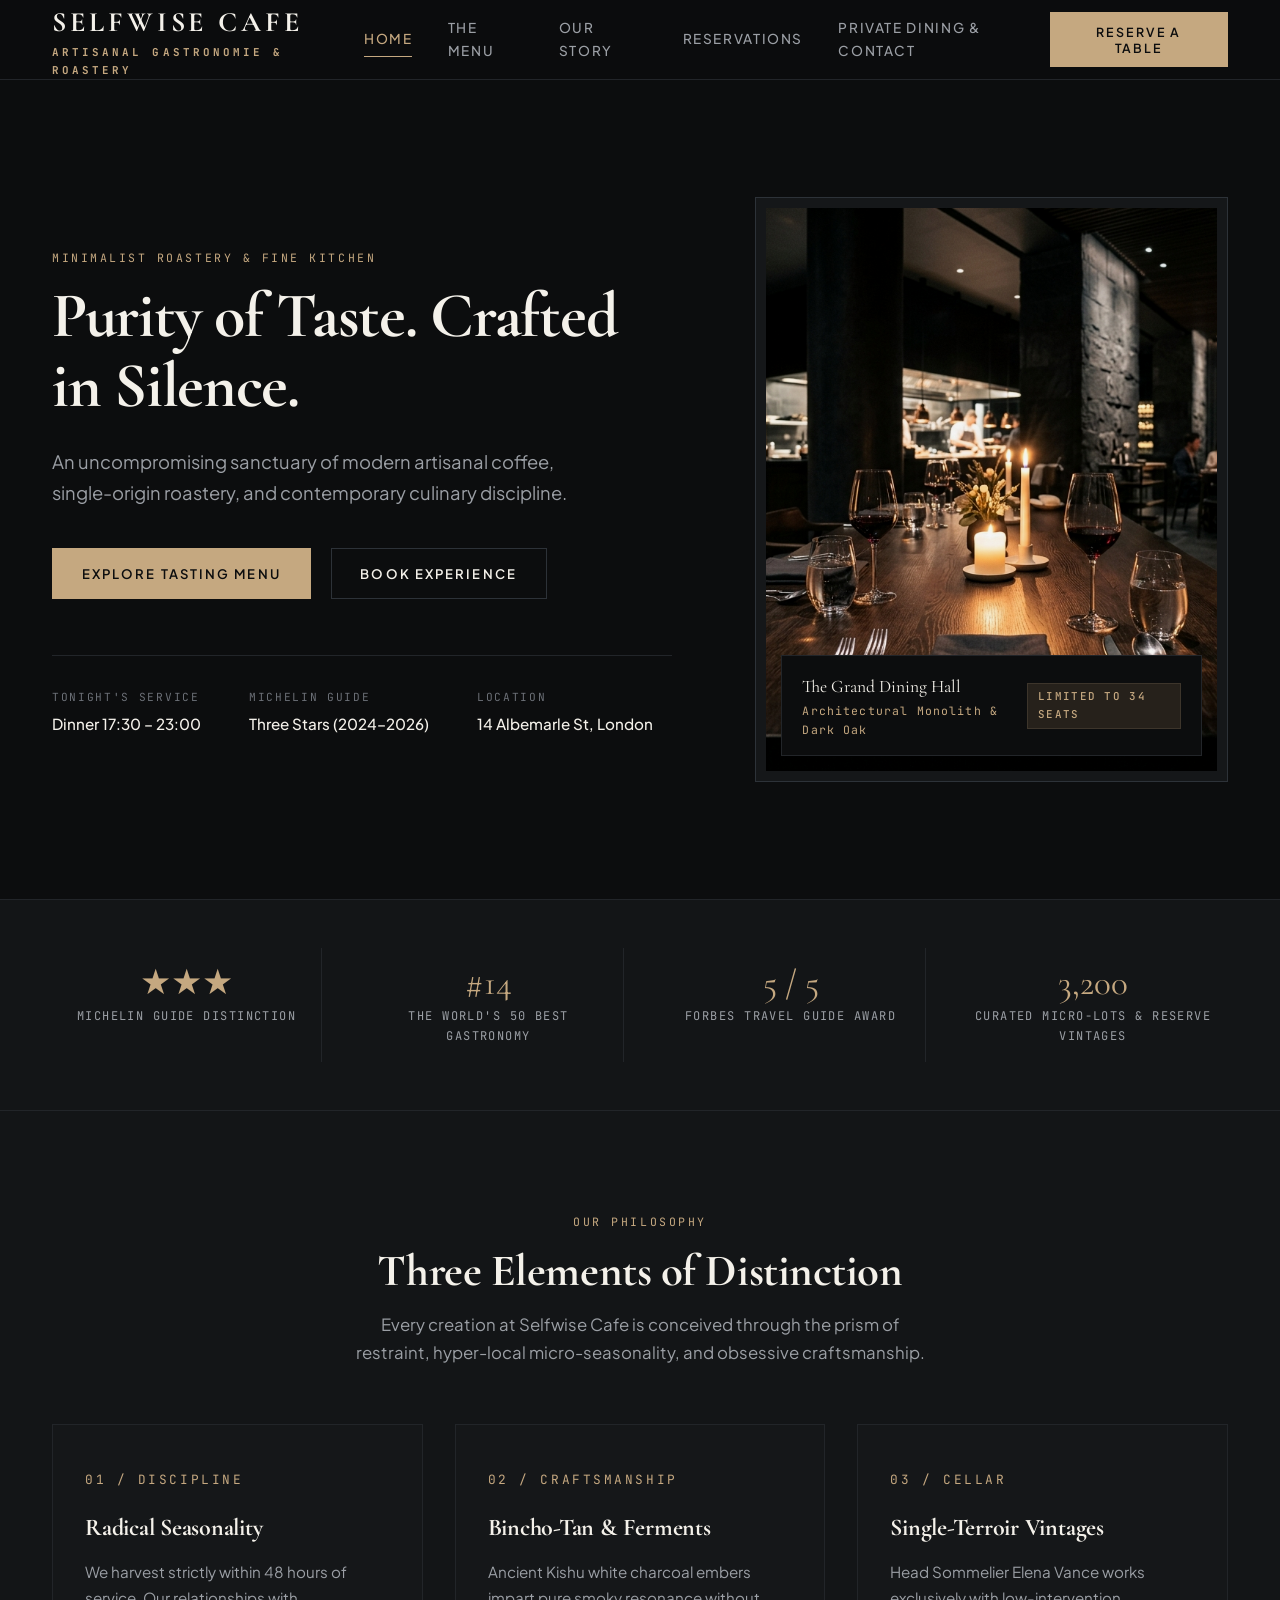
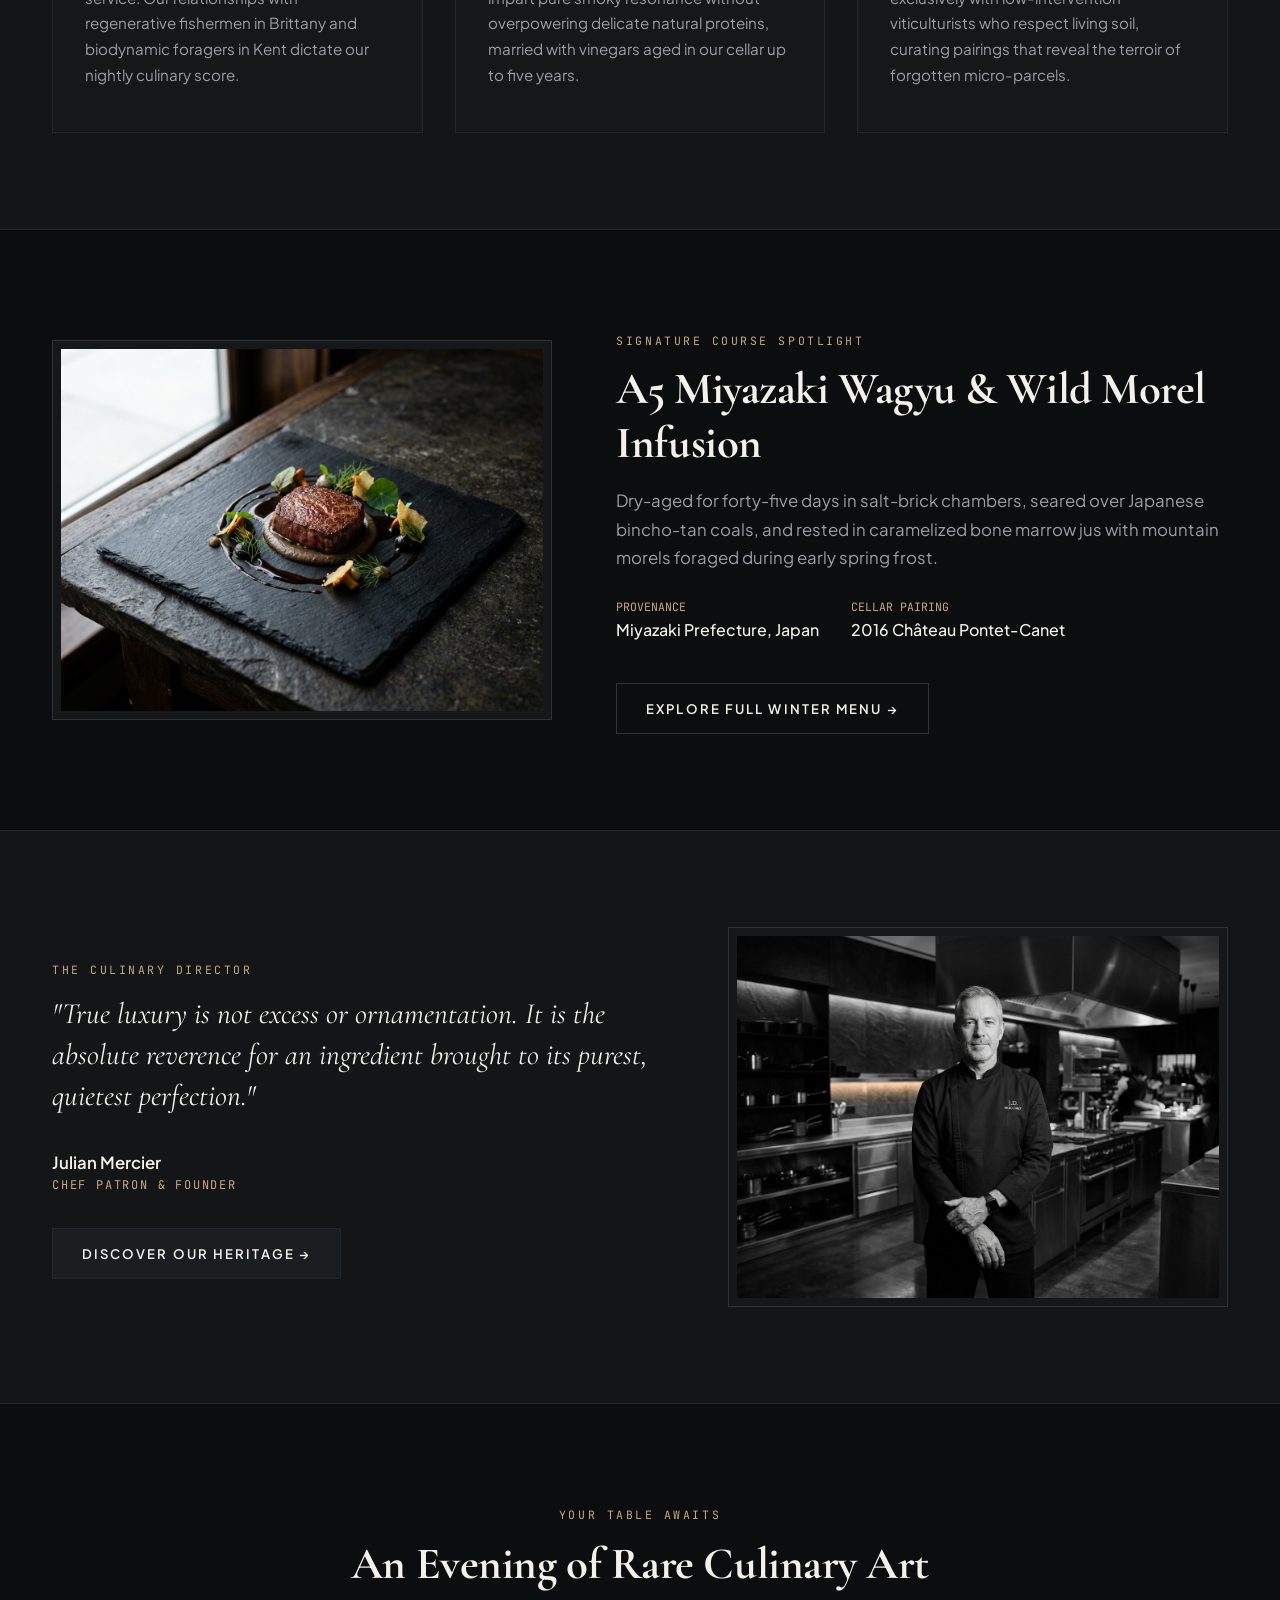
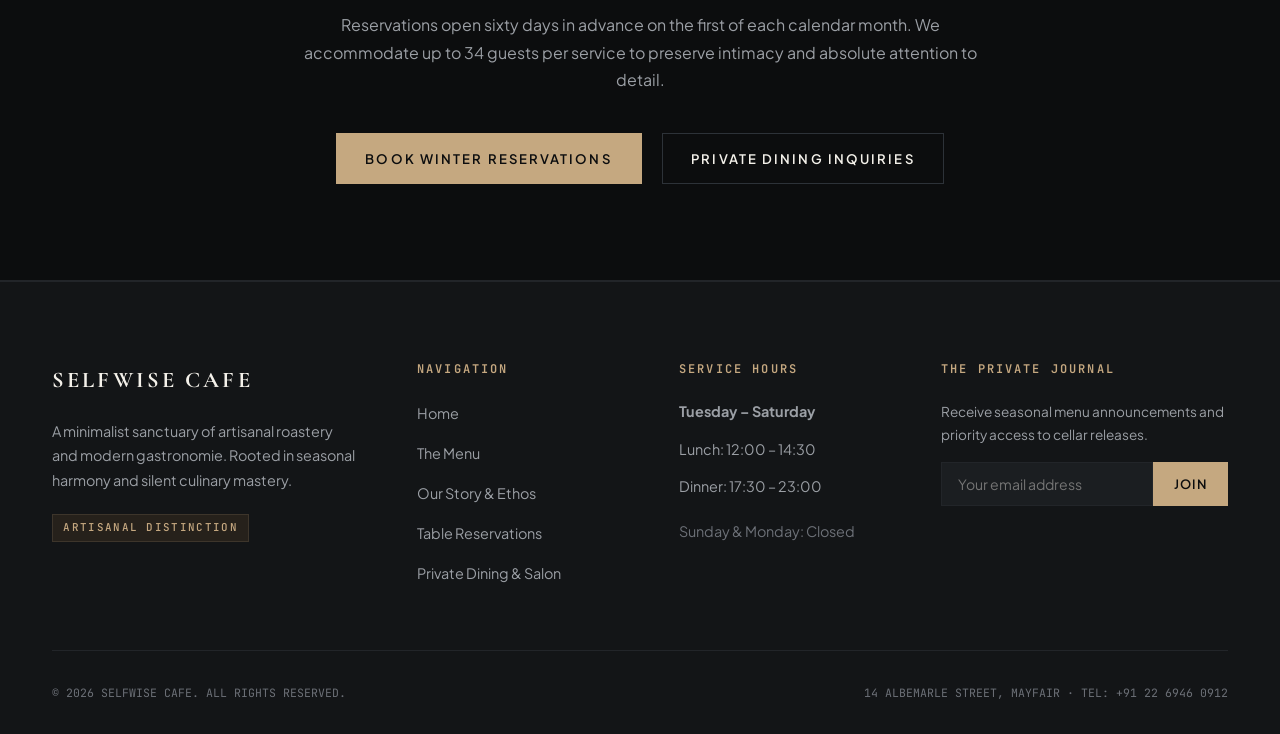
<file: restaurant/index.html>
<!DOCTYPE html>
<html lang="en">
<head>
  <meta charset="UTF-8">
  <meta name="viewport" content="width=device-width, initial-scale=1.0">
  <title>SELFWISE CAFE — Artisanal Gastronomie & Roastery</title>
  <meta name="description" content="Selfwise Cafe is a minimalist sanctuary of artisanal coffee roastery, culinary precision, and silent luxury.">
  <link rel="stylesheet" href="css/style.css">
</head>
<body>

  <!-- Site Navigation Header -->
  <header class="site-header">
    <div class="container header-inner">
      <a href="index.html" class="brand-logo" id="header-brand-logo">
        <span class="brand-title">SELFWISE CAFE</span>
        <span class="brand-subtitle">ARTISANAL GASTRONOMIE & ROASTERY</span>
      </a>

      <nav class="nav-desktop" aria-label="Main Navigation">
        <a href="index.html" class="nav-link active">Home</a>
        <a href="menu.html" class="nav-link">The Menu</a>
        <a href="story.html" class="nav-link">Our Story</a>
        <a href="reservations.html" class="nav-link">Reservations</a>
        <a href="contact.html" class="nav-link">Private Dining & Contact</a>
      </nav>

      <div class="header-actions">
        <button class="btn-reserve-nav" data-open-reserve-modal id="nav-reserve-btn">Reserve a Table</button>
        <button class="mobile-menu-btn" aria-label="Toggle navigation menu" aria-expanded="false">
          <span></span>
          <span></span>
          <span></span>
        </button>
      </div>
    </div>
  </header>

  <!-- Mobile Drawer -->
  <div class="mobile-nav-drawer" role="dialog" aria-modal="true">
    <div class="mobile-nav-links">
      <a href="index.html" class="mobile-nav-link active">01 / Home</a>
      <a href="menu.html" class="mobile-nav-link">02 / The Menu</a>
      <a href="story.html" class="mobile-nav-link">03 / Our Story</a>
      <a href="reservations.html" class="mobile-nav-link">04 / Reservations</a>
      <a href="contact.html" class="mobile-nav-link">05 / Private Dining & Contact</a>
    </div>
    <div class="mobile-nav-footer">
      <p style="font-family: var(--font-mono); font-size: 0.75rem; color: var(--accent-gold); margin-bottom: 0.5rem; font-weight: 700;">CONCIERGE & BOOKINGS</p>
      <p style="font-size: 0.9rem; color: var(--text-secondary); margin-bottom: 1.5rem;">+91 22 6946 0912 · reservations@selfwisecafe.com</p>
      <button class="btn btn-primary" style="width: 100%;" data-open-reserve-modal>Reserve Table</button>
    </div>
  </div>

  <main>
    <!-- Hero Editorial Section -->
    <section class="hero-editorial">
      <div class="container hero-grid">
        <div class="hero-content">
          <span class="eyebrow">Minimalist Roastery & Fine Kitchen</span>
          <h1 class="hero-title">Purity of Taste. Crafted in Silence.</h1>
          <p class="hero-desc">
            An uncompromising sanctuary of modern artisanal coffee, single-origin roastery, and contemporary culinary discipline.
          </p>
          <div class="hero-actions">
            <a href="menu.html" class="btn btn-primary" id="hero-explore-menu-btn">Explore Tasting Menu</a>
            <a href="reservations.html" class="btn btn-outline" id="hero-reservations-btn">Book Experience</a>
          </div>
          
          <div class="hero-meta-strip">
            <div class="meta-item">
              <div class="meta-item-label">Tonight's Service</div>
              <div class="meta-item-value">Dinner 17:30 – 23:00</div>
            </div>
            <div class="meta-item">
              <div class="meta-item-label">Michelin Guide</div>
              <div class="meta-item-value">Three Stars (2024–2026)</div>
            </div>
            <div class="meta-item">
              <div class="meta-item-label">Location</div>
              <div class="meta-item-value">14 Albemarle St, London</div>
            </div>
          </div>
        </div>

        <div class="hero-visual-frame">
          <img src="assets/images/hero.jpg" alt="Atmospheric main dining room of Selfwise Cafe illuminated by subtle candlelights">
          <div class="hero-caption">
            <div>
              <div class="hero-caption-title">The Grand Dining Hall</div>
              <div class="hero-caption-sub">Architectural Monolith & Dark Oak</div>
            </div>
            <span class="badge">Limited to 34 Seats</span>
          </div>
        </div>
      </div>
    </section>

    <!-- Accolades Bar -->
    <div class="accolades-strip">
      <div class="container accolades-grid">
        <div class="accolade-item">
          <div class="accolade-num">★★★</div>
          <div class="accolade-label">Michelin Guide Distinction</div>
        </div>
        <div class="accolade-item">
          <div class="accolade-num">#14</div>
          <div class="accolade-label">The World's 50 Best Gastronomy</div>
        </div>
        <div class="accolade-item">
          <div class="accolade-num">5 / 5</div>
          <div class="accolade-label">Forbes Travel Guide Award</div>
        </div>
        <div class="accolade-item">
          <div class="accolade-num">3,200</div>
          <div class="accolade-label">Curated Micro-Lots & Reserve Vintages</div>
        </div>
      </div>
    </div>

    <!-- The Culinary Pillars -->
    <section class="section section-alt">
      <div class="container">
        <div class="section-heading-wrap">
          <span class="eyebrow">Our Philosophy</span>
          <h2 class="section-heading-title">Three Elements of Distinction</h2>
          <p class="section-heading-desc">Every creation at Selfwise Cafe is conceived through the prism of restraint, hyper-local micro-seasonality, and obsessive craftsmanship.</p>
        </div>

        <div class="pillars-grid">
          <div class="pillar-card">
            <span class="pillar-number">01 / DISCIPLINE</span>
            <h3 class="pillar-title">Radical Seasonality</h3>
            <p class="pillar-text">
              We harvest strictly within 48 hours of service. Our relationships with regenerative fishermen in Brittany and biodynamic foragers in Kent dictate our nightly culinary score.
            </p>
          </div>

          <div class="pillar-card">
            <span class="pillar-number">02 / CRAFTSMANSHIP</span>
            <h3 class="pillar-title">Bincho-Tan & Ferments</h3>
            <p class="pillar-text">
              Ancient Kishu white charcoal embers impart pure smoky resonance without overpowering delicate natural proteins, married with vinegars aged in our cellar up to five years.
            </p>
          </div>

          <div class="pillar-card">
            <span class="pillar-number">03 / CELLAR</span>
            <h3 class="pillar-title">Single-Terroir Vintages</h3>
            <p class="pillar-text">
              Head Sommelier Elena Vance works exclusively with low-intervention viticulturists who respect living soil, curating pairings that reveal the terroir of forgotten micro-parcels.
            </p>
          </div>
        </div>
      </div>
    </section>

    <!-- Signature Dish Spotlight -->
    <section class="section">
      <div class="container">
        <div class="chef-statement-block">
          <div class="chef-statement-image">
            <img src="assets/images/signature-dish.jpg" alt="A5 Miyazaki Wagyu medallion with pickled forest morels and leek ash">
          </div>

          <div>
            <span class="eyebrow">Signature Course Spotlight</span>
            <h2 style="margin-bottom: 1rem;">A5 Miyazaki Wagyu & Wild Morel Infusion</h2>
            <p style="margin-bottom: 1.5rem; font-size: 1.05rem;">
              Dry-aged for forty-five days in salt-brick chambers, seared over Japanese bincho-tan coals, and rested in caramelized bone marrow jus with mountain morels foraged during early spring frost.
            </p>
            <div style="display: flex; gap: 2rem; margin-bottom: 2.5rem;">
              <div>
                <p style="font-family: var(--font-mono); font-size: 0.72rem; color: var(--accent-gold); text-transform: uppercase;">Provenance</p>
                <p style="color: var(--text-primary); font-weight: 500;">Miyazaki Prefecture, Japan</p>
              </div>
              <div>
                <p style="font-family: var(--font-mono); font-size: 0.72rem; color: var(--accent-gold); text-transform: uppercase;">Cellar Pairing</p>
                <p style="color: var(--text-primary); font-weight: 500;">2016 Château Pontet-Canet</p>
              </div>
            </div>
            <a href="menu.html" class="btn btn-outline">Explore Full Winter Menu →</a>
          </div>
        </div>
      </div>
    </section>

    <!-- Chef's Statement Block -->
    <section class="section section-alt">
      <div class="container">
        <div class="chef-statement-block" style="grid-template-columns: 1.1fr 0.9fr;">
          <div>
            <span class="eyebrow">The Culinary Director</span>
            <blockquote class="chef-quote">
              "True luxury is not excess or ornamentation. It is the absolute reverence for an ingredient brought to its purest, quietest perfection."
            </blockquote>
            <div class="chef-attribution">
              <div class="chef-attribution-name">Julian Mercier</div>
              <div class="chef-attribution-role">Chef Patron & Founder</div>
            </div>
            <div style="margin-top: 2rem;">
              <a href="story.html" class="btn btn-subtle">Discover Our Heritage →</a>
            </div>
          </div>

          <div class="chef-statement-image">
            <img src="assets/images/chef-portrait.jpg" alt="Chef Julian Mercier in his minimalist kitchen">
          </div>
        </div>
      </div>
    </section>

    <!-- Reservation Call to Action Banner -->
    <section class="section">
      <div class="container" style="text-align: center; max-width: 780px;">
        <span class="eyebrow">Your Table Awaits</span>
        <h2 style="margin-bottom: 1.25rem;">An Evening of Rare Culinary Art</h2>
        <p style="margin-bottom: 2.5rem;">
          Reservations open sixty days in advance on the first of each calendar month. We accommodate up to 34 guests per service to preserve intimacy and absolute attention to detail.
        </p>
        <div style="display: flex; justify-content: center; gap: 1.25rem; flex-wrap: wrap;">
          <a href="reservations.html" class="btn btn-primary">Book Winter Reservations</a>
          <a href="contact.html" class="btn btn-outline">Private Dining Inquiries</a>
        </div>
      </div>
    </section>
  </main>

  <!-- Site Footer -->
  <footer class="site-footer">
    <div class="container">
      <div class="footer-top">
        <div>
          <span class="brand-title" style="font-size: 1.4rem;">SELFWISE CAFE</span>
          <p class="footer-brand-desc">
            A minimalist sanctuary of artisanal roastery and modern gastronomie. Rooted in seasonal harmony and silent culinary mastery.
          </p>
          <span class="badge">Artisanal Distinction</span>
        </div>

        <div>
          <h4 class="footer-heading">Navigation</h4>
          <ul class="footer-links-list">
            <li><a href="index.html" class="footer-link">Home</a></li>
            <li><a href="menu.html" class="footer-link">The Menu</a></li>
            <li><a href="story.html" class="footer-link">Our Story & Ethos</a></li>
            <li><a href="reservations.html" class="footer-link">Table Reservations</a></li>
            <li><a href="contact.html" class="footer-link">Private Dining & Salon</a></li>
          </ul>
        </div>

        <div>
          <h4 class="footer-heading">Service Hours</h4>
          <ul class="footer-links-list">
            <li class="footer-link"><strong>Tuesday – Saturday</strong></li>
            <li class="footer-link">Lunch: 12:00 – 14:30</li>
            <li class="footer-link">Dinner: 17:30 – 23:00</li>
            <li class="footer-link" style="color: var(--text-muted); margin-top: 0.5rem;">Sunday & Monday: Closed</li>
          </ul>
        </div>

        <div>
          <h4 class="footer-heading">The Private Journal</h4>
          <p style="font-size: 0.85rem; color: var(--text-secondary); margin-bottom: 1rem;">
            Receive seasonal menu announcements and priority access to cellar releases.
          </p>
          <form class="newsletter-form" id="home-newsletter-form">
            <div class="newsletter-input-group">
              <input type="email" placeholder="Your email address" class="newsletter-input" required>
              <button type="submit" class="newsletter-btn">Join</button>
            </div>
          </form>
        </div>
      </div>

      <div class="footer-bottom">
        <div>© 2026 SELFWISE CAFE. ALL RIGHTS RESERVED.</div>
        <div>14 ALBEMARLE STREET, MAYFAIR · TEL: +91 22 6946 0912</div>
      </div>
    </div>
  </footer>

  <!-- Universal Quick Reservation Modal -->
  <div class="modal-backdrop" id="global-reserve-modal">
    <div class="modal-container">
      <button class="modal-close-btn" id="close-global-modal" aria-label="Close modal">×</button>
      <span class="eyebrow">Priority Booking</span>
      <h3 style="margin-bottom: 0.5rem;">Reserve Your Table at Selfwise Cafe</h3>
      <p style="color: var(--text-muted); font-size: 0.88rem; margin-bottom: 2rem;">
        Instant table availability for up to 8 guests. For private salons of 9+, visit our Private Dining concierge.
      </p>

      <form id="quick-reserve-form">
        <div style="display: grid; grid-template-columns: 1fr 1fr; gap: 1rem; margin-bottom: 1.25rem;">
          <div>
            <label class="form-label">Party Size</label>
            <select name="quick-guests" class="input-field" required>
              <option value="1">1 Guest</option>
              <option value="2" selected>2 Guests</option>
              <option value="3">3 Guests</option>
              <option value="4">4 Guests</option>
              <option value="5">5 Guests</option>
              <option value="6">6 Guests</option>
              <option value="8">8 Guests (Chef's Table)</option>
            </select>
          </div>
          <div>
            <label class="form-label">Date</label>
            <input type="date" name="quick-date" class="input-field" required value="2026-10-15">
          </div>
        </div>

        <div style="display: grid; grid-template-columns: 1fr 1fr; gap: 1rem; margin-bottom: 1.25rem;">
          <div>
            <label class="form-label">Seating Time</label>
            <select name="quick-time" class="input-field" required>
              <option value="17:30">17:30 (Dinner Opening)</option>
              <option value="18:15">18:15</option>
              <option value="19:30" selected>19:30 (Prime Evening)</option>
              <option value="20:45">20:45</option>
              <option value="21:15">21:15</option>
            </select>
          </div>
          <div>
            <label class="form-label">Seating Preference</label>
            <select name="quick-area" class="input-field">
              <option value="Main Dining Room">Main Dining Room</option>
              <option value="Chef Counter">Open Kitchen Counter</option>
              <option value="The Garden Alcove">The Garden Alcove</option>
            </select>
          </div>
        </div>

        <div style="margin-bottom: 1.25rem;">
          <label class="form-label">Primary Guest Full Name</label>
          <input type="text" name="quick-name" placeholder="e.g. Lord Alistair Vance" class="input-field" required>
        </div>

        <div style="margin-bottom: 2rem;">
          <label class="form-label">Email for Confirmation</label>
          <input type="email" name="quick-email" placeholder="name@domain.com" class="input-field" required>
        </div>

        <button type="submit" class="btn btn-primary" style="width: 100%;">Confirm Immediate Reservation</button>
      </form>
    </div>
  </div>

  <script src="js/app.js"></script>
</body>
</html>
</file>
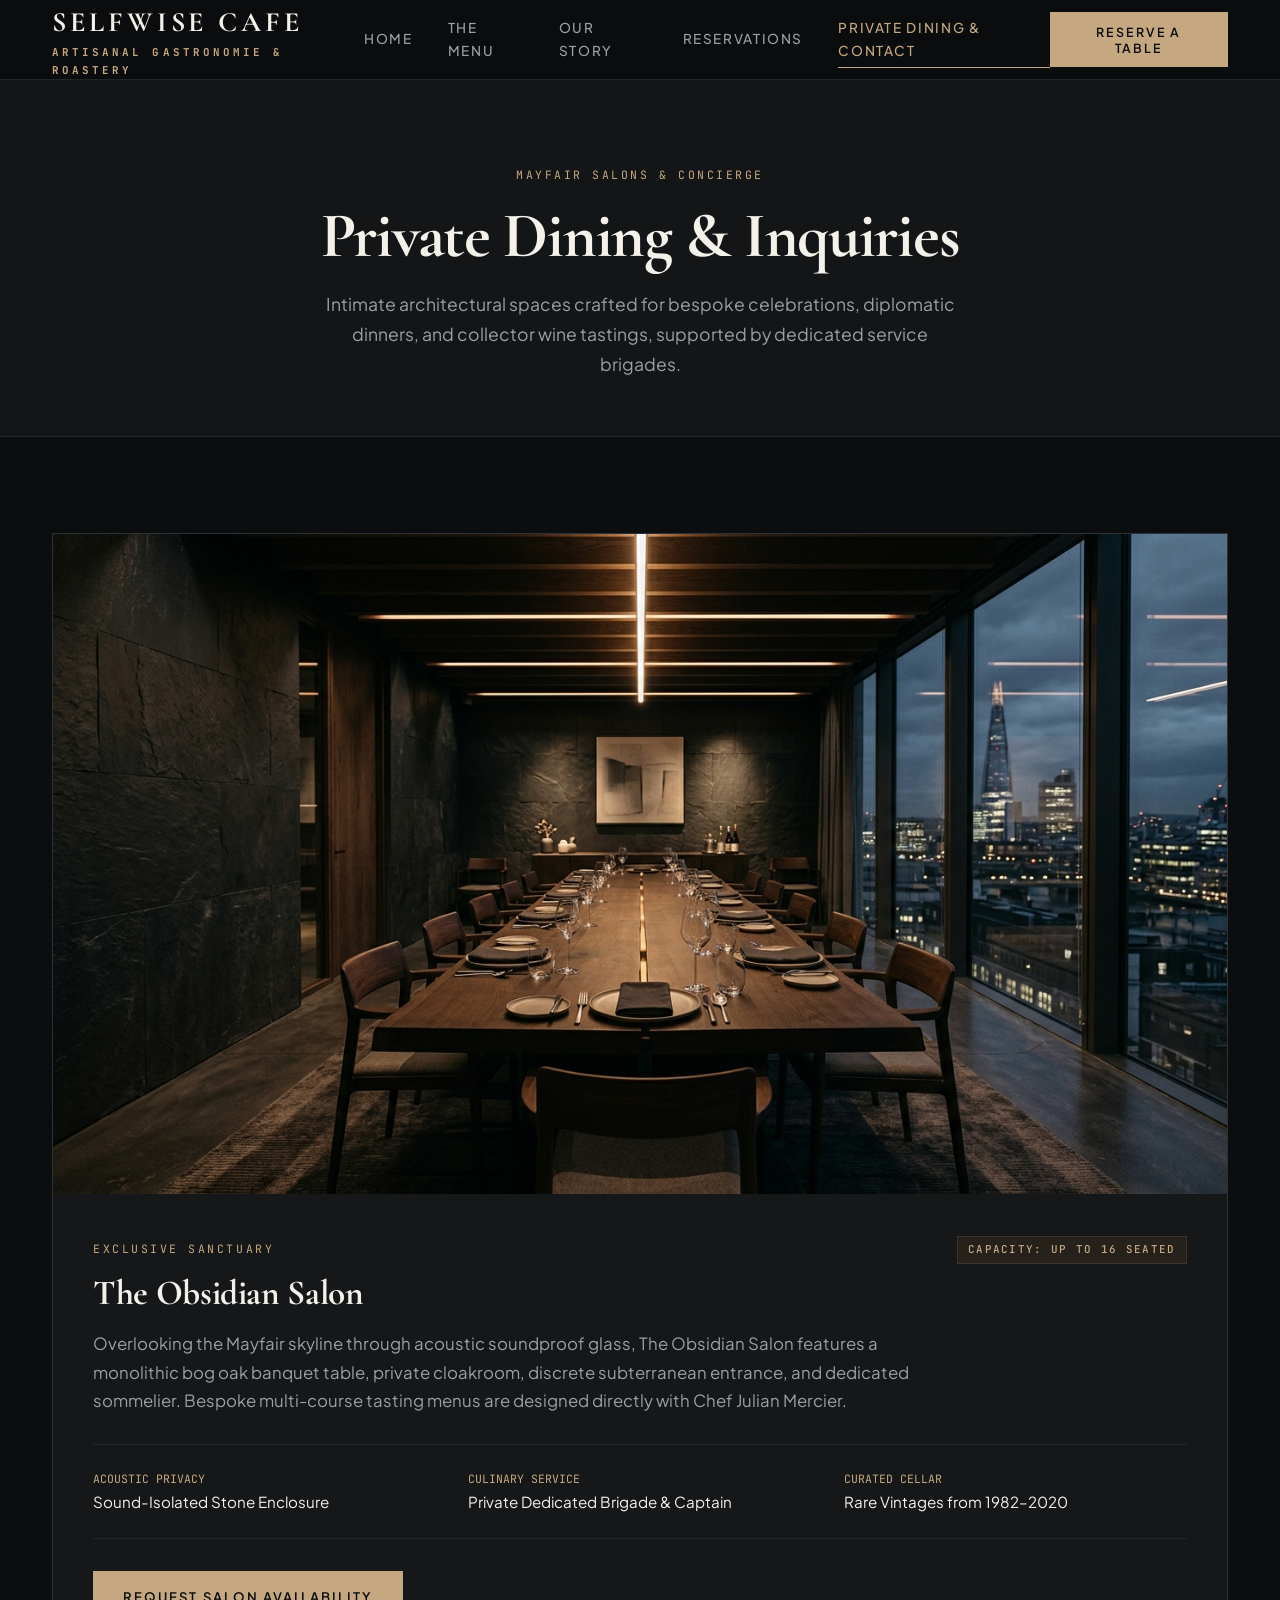
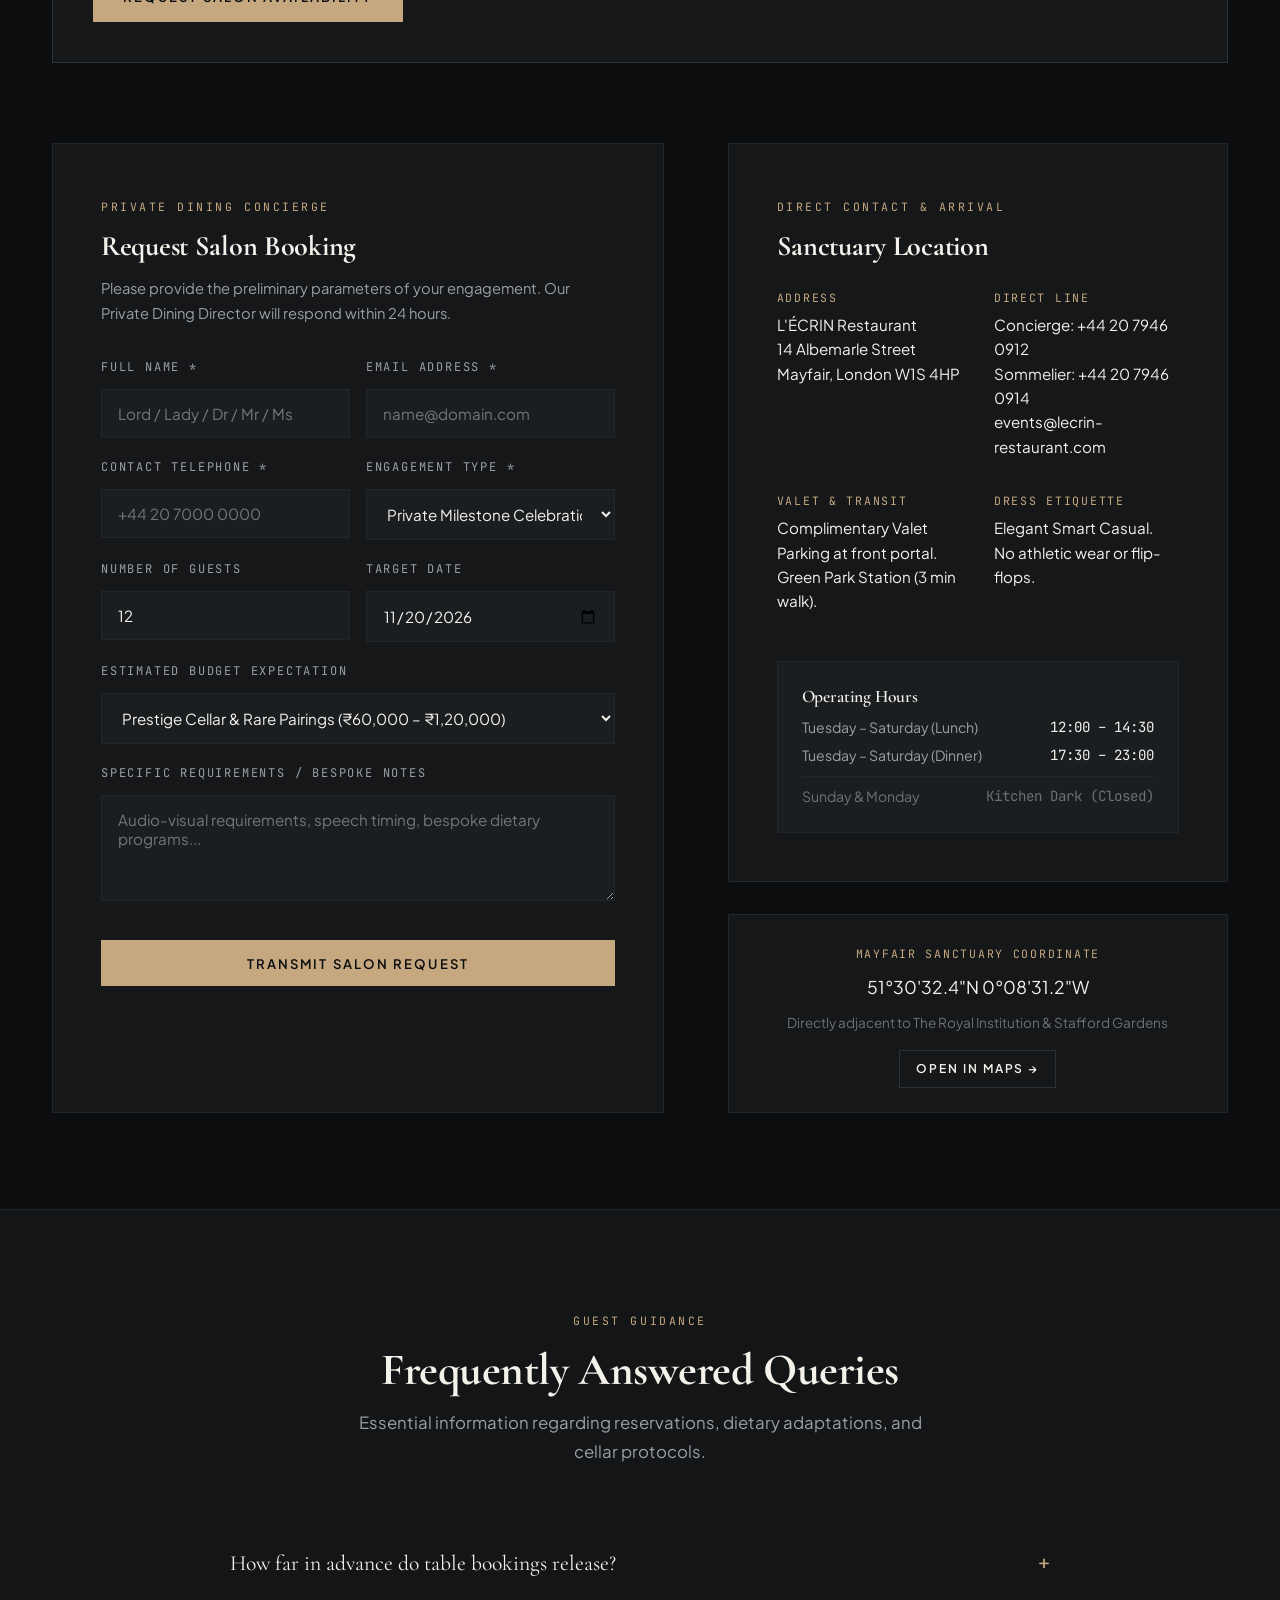
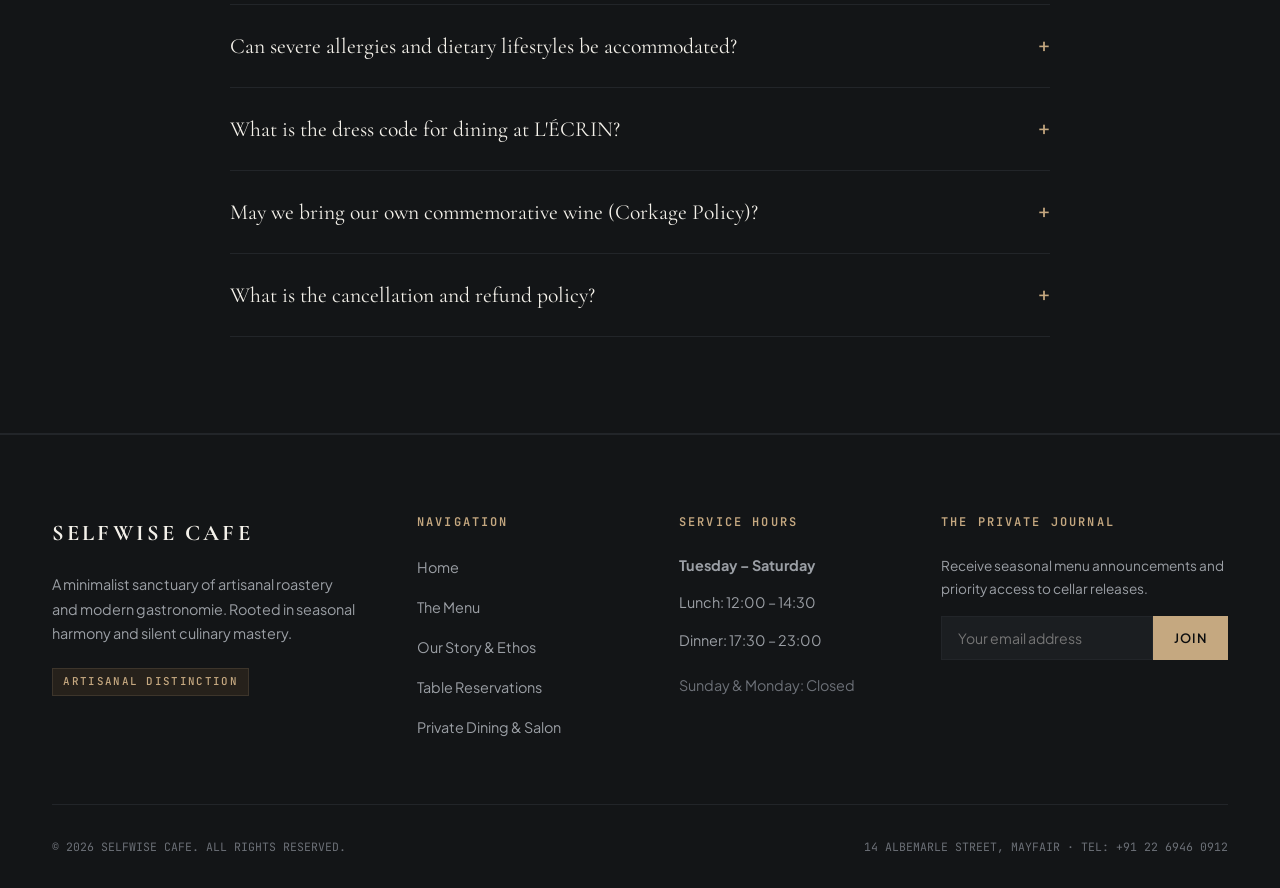
<file: restaurant/contact.html>
<!DOCTYPE html>
<html lang="en">
<head>
  <meta charset="UTF-8">
  <meta name="viewport" content="width=device-width, initial-scale=1.0">
  <title>Contact & Private Dining — SELFWISE CAFE</title>
  <meta name="description" content="Host private celebrations in our salons or connect with the concierge team at Selfwise Cafe.">
  <link rel="stylesheet" href="css/style.css">
</head>
<body>

  <!-- Site Navigation Header -->
  <header class="site-header">
    <div class="container header-inner">
      <a href="index.html" class="brand-logo" id="header-brand-logo">
        <span class="brand-title">SELFWISE CAFE</span>
        <span class="brand-subtitle">ARTISANAL GASTRONOMIE & ROASTERY</span>
      </a>

      <nav class="nav-desktop" aria-label="Main Navigation">
        <a href="index.html" class="nav-link">Home</a>
        <a href="menu.html" class="nav-link">The Menu</a>
        <a href="story.html" class="nav-link">Our Story</a>
        <a href="reservations.html" class="nav-link">Reservations</a>
        <a href="contact.html" class="nav-link active">Private Dining & Contact</a>
      </nav>

      <div class="header-actions">
        <button class="btn-reserve-nav" data-open-reserve-modal id="nav-reserve-btn">Reserve a Table</button>
        <button class="mobile-menu-btn" aria-label="Toggle navigation menu">
          <span></span>
          <span></span>
          <span></span>
        </button>
      </div>
    </div>
  </header>

  <!-- Mobile Drawer -->
  <div class="mobile-nav-drawer" role="dialog" aria-modal="true">
    <div class="mobile-nav-links">
      <a href="index.html" class="mobile-nav-link">01 / Home</a>
      <a href="menu.html" class="mobile-nav-link">02 / The Menu</a>
      <a href="story.html" class="mobile-nav-link">03 / Our Story</a>
      <a href="reservations.html" class="mobile-nav-link">04 / Reservations</a>
      <a href="contact.html" class="mobile-nav-link active">05 / Private Dining & Contact</a>
    </div>
    <div class="mobile-nav-footer">
      <p style="font-family: var(--font-mono); font-size: 0.75rem; color: var(--accent-gold); margin-bottom: 0.5rem; font-weight: 700;">CONCIERGE & BOOKINGS</p>
      <p style="font-size: 0.9rem; color: var(--text-secondary); margin-bottom: 1.5rem;">+91 22 6946 0912 · events@selfwisecafe.com</p>
      <button class="btn btn-primary" style="width: 100%;" data-open-reserve-modal>Reserve Table</button>
    </div>
  </div>

  <main>
    <!-- Page Header -->
    <section class="page-header">
      <div class="container page-header-content">
        <span class="eyebrow">Mayfair Salons & Concierge</span>
        <h1 class="page-header-title">Private Dining & Inquiries</h1>
        <p class="page-header-desc">
          Intimate architectural spaces crafted for bespoke celebrations, diplomatic dinners, and collector wine tastings, supported by dedicated service brigades.
        </p>
      </div>
    </section>

    <!-- Private Salons Showcase -->
    <section class="section">
      <div class="container">
        
        <div class="private-event-showcase" style="margin-bottom: 5rem;">
          <img src="assets/images/private-event.jpg" alt="Intimate luxury private dining room at L'ÉCRIN overlooking London skyline">
          <div class="private-event-content">
            <div style="display: flex; justify-content: space-between; align-items: baseline; flex-wrap: wrap; gap: 1rem; margin-bottom: 1rem;">
              <div>
                <span class="eyebrow">Exclusive Sanctuary</span>
                <h2 style="font-size: 2.2rem;">The Obsidian Salon</h2>
              </div>
              <span class="badge">Capacity: Up to 16 Seated</span>
            </div>
            
            <p style="font-size: 1.05rem; color: var(--text-secondary); margin-bottom: 1.75rem; max-width: 860px;">
              Overlooking the Mayfair skyline through acoustic soundproof glass, The Obsidian Salon features a monolithic bog oak banquet table, private cloakroom, discrete subterranean entrance, and dedicated sommelier. Bespoke multi-course tasting menus are designed directly with Chef Julian Mercier.
            </p>

            <div style="display: grid; grid-template-columns: repeat(3, 1fr); gap: 2rem; padding: 1.5rem 0; border-top: 1px solid var(--border-subtle); border-bottom: 1px solid var(--border-subtle); margin-bottom: 2rem;">
              <div>
                <p style="font-family: var(--font-mono); font-size: 0.72rem; color: var(--accent-gold); text-transform: uppercase;">Acoustic Privacy</p>
                <p style="color: var(--text-primary); font-size: 0.95rem;">Sound-Isolated Stone Enclosure</p>
              </div>
              <div>
                <p style="font-family: var(--font-mono); font-size: 0.72rem; color: var(--accent-gold); text-transform: uppercase;">Culinary Service</p>
                <p style="color: var(--text-primary); font-size: 0.95rem;">Private Dedicated Brigade & Captain</p>
              </div>
              <div>
                <p style="font-family: var(--font-mono); font-size: 0.72rem; color: var(--accent-gold); text-transform: uppercase;">Curated Cellar</p>
                <p style="color: var(--text-primary); font-size: 0.95rem;">Rare Vintages from 1982–2020</p>
              </div>
            </div>

            <a href="#event-inquiry-section" class="btn btn-primary">Request Salon Availability</a>
          </div>
        </div>

        <!-- Contact & Inquiry Split -->
        <div class="contact-grid" id="event-inquiry-section">
          
          <!-- Event Inquiry Form -->
          <div class="contact-card-box">
            <span class="eyebrow">Private Dining Concierge</span>
            <h3 style="margin-bottom: 0.75rem;">Request Salon Booking</h3>
            <p style="font-size: 0.92rem; color: var(--text-secondary); margin-bottom: 2rem;">
              Please provide the preliminary parameters of your engagement. Our Private Dining Director will respond within 24 hours.
            </p>

            <form id="event-inquiry-form">
              <div style="display: grid; grid-template-columns: 1fr 1fr; gap: 1rem; margin-bottom: 1.25rem;">
                <div>
                  <label class="form-label">Full Name *</label>
                  <input type="text" name="client-name" placeholder="Lord / Lady / Dr / Mr / Ms" class="input-field" required>
                </div>
                <div>
                  <label class="form-label">Email Address *</label>
                  <input type="email" name="client-email" placeholder="name@domain.com" class="input-field" required>
                </div>
              </div>

              <div style="display: grid; grid-template-columns: 1fr 1fr; gap: 1rem; margin-bottom: 1.25rem;">
                <div>
                  <label class="form-label">Contact Telephone *</label>
                  <input type="tel" name="client-phone" placeholder="+44 20 7000 0000" class="input-field" required>
                </div>
                <div>
                  <label class="form-label">Engagement Type *</label>
                  <select name="event-type" class="input-field" required>
                    <option value="Private Celebration">Private Milestone Celebration</option>
                    <option value="Corporate Entertaining">Executive Entertaining</option>
                    <option value="Wine Masterclass">Cellar Tasting & Masterclass</option>
                    <option value="Wedding Reception">Intimate Wedding Dinner</option>
                    <option value="Full Buyout">Full Restaurant Buyout (34 Seats)</option>
                  </select>
                </div>
              </div>

              <div style="display: grid; grid-template-columns: 1fr 1fr; gap: 1rem; margin-bottom: 1.25rem;">
                <div>
                  <label class="form-label">Number of Guests</label>
                  <input type="number" name="guest-count" min="6" max="34" value="12" class="input-field" required>
                </div>
                <div>
                  <label class="form-label">Target Date</label>
                  <input type="date" name="event-date" class="input-field" required value="2026-11-20">
                </div>
              </div>

              <div style="margin-bottom: 1.25rem;">
                <label class="form-label">Estimated Budget Expectation</label>
                <select name="budget-range" class="input-field">
                  <option value="Standard Salon (₹35,000 - ₹60,000)">Standard Salon (₹35,000 – ₹60,000)</option>
                  <option value="Prestige Cellar (₹60,000 - ₹1,20,000)" selected>Prestige Cellar & Rare Pairings (₹60,000 – ₹1,20,000)</option>
                  <option value="Grand Buyout (₹2,50,000+)">Grand Restaurant Buyout (₹2,50,000+)</option>
                </select>
              </div>

              <div style="margin-bottom: 2rem;">
                <label class="form-label">Specific Requirements / Bespoke Notes</label>
                <textarea name="event-notes" placeholder="Audio-visual requirements, speech timing, bespoke dietary programs..." class="input-field" rows="4"></textarea>
              </div>

              <button type="submit" class="btn btn-primary" style="width: 100%;">Transmit Salon Request</button>
            </form>
          </div>

          <!-- Location & Direct Contacts -->
          <div>
            <div class="contact-card-box" style="margin-bottom: 2rem;">
              <span class="eyebrow">Direct Contact & Arrival</span>
              <h3 style="margin-bottom: 1.5rem;">Sanctuary Location</h3>

              <div class="contact-info-grid">
                <div>
                  <div class="info-block-label">Address</div>
                  <div class="info-block-val">
                    L'ÉCRIN Restaurant<br>
                    14 Albemarle Street<br>
                    Mayfair, London W1S 4HP
                  </div>
                </div>

                <div>
                  <div class="info-block-label">Direct Line</div>
                  <div class="info-block-val">
                    Concierge: +44 20 7946 0912<br>
                    Sommelier: +44 20 7946 0914<br>
                    events@lecrin-restaurant.com
                  </div>
                </div>

                <div>
                  <div class="info-block-label">Valet & Transit</div>
                  <div class="info-block-val">
                    Complimentary Valet Parking at front portal.<br>
                    Green Park Station (3 min walk).
                  </div>
                </div>

                <div>
                  <div class="info-block-label">Dress Etiquette</div>
                  <div class="info-block-val">
                    Elegant Smart Casual.<br>
                    No athletic wear or flip-flops.
                  </div>
                </div>
              </div>

              <div style="background-color: var(--bg-tertiary); border: 1px solid var(--border-subtle); padding: 1.5rem;">
                <h4 style="font-size: 1.1rem; margin-bottom: 0.5rem;">Operating Hours</h4>
                <div style="display: flex; justify-content: space-between; font-size: 0.88rem; margin-bottom: 0.35rem;">
                  <span style="color: var(--text-secondary);">Tuesday – Saturday (Lunch)</span>
                  <span style="font-family: var(--font-mono); color: var(--text-primary);">12:00 – 14:30</span>
                </div>
                <div style="display: flex; justify-content: space-between; font-size: 0.88rem; margin-bottom: 0.35rem;">
                  <span style="color: var(--text-secondary);">Tuesday – Saturday (Dinner)</span>
                  <span style="font-family: var(--font-mono); color: var(--text-primary);">17:30 – 23:00</span>
                </div>
                <div style="display: flex; justify-content: space-between; font-size: 0.88rem; color: var(--text-muted); border-top: 1px solid var(--border-subtle); padding-top: 0.5rem; margin-top: 0.5rem;">
                  <span>Sunday & Monday</span>
                  <span style="font-family: var(--font-mono);">Kitchen Dark (Closed)</span>
                </div>
              </div>
            </div>

            <!-- Discrete Map Frame Simulation -->
            <div style="border: 1px solid var(--border-subtle); background-color: var(--bg-card); padding: 1.5rem; text-align: center;">
              <span style="font-family: var(--font-mono); font-size: 0.72rem; letter-spacing: 0.15em; color: var(--accent-gold); text-transform: uppercase;">Mayfair Sanctuary Coordinate</span>
              <p style="font-size: 1.1rem; color: var(--text-primary); margin: 0.5rem 0;">51°30'32.4"N 0°08'31.2"W</p>
              <p style="font-size: 0.85rem; color: var(--text-muted); margin-bottom: 1rem;">Directly adjacent to The Royal Institution & Stafford Gardens</p>
              <a href="https://maps.google.com/?q=14+Albemarle+Street+London" target="_blank" rel="noopener noreferrer" class="btn btn-outline" style="font-size: 0.75rem; padding: 0.5rem 1rem;">Open in Maps →</a>
            </div>

          </div>

        </div>

      </div>
    </section>

    <!-- Frequently Asked Questions Accordion -->
    <section class="section section-alt">
      <div class="container">
        <div class="section-heading-wrap">
          <span class="eyebrow">Guest Guidance</span>
          <h2 class="section-heading-title">Frequently Answered Queries</h2>
          <p class="section-heading-desc">Essential information regarding reservations, dietary adaptations, and cellar protocols.</p>
        </div>

        <div class="faq-accordion-wrap">
          
          <div class="faq-item">
            <button class="faq-question-btn">
              <span>How far in advance do table bookings release?</span>
              <span class="faq-icon">+</span>
            </button>
            <div class="faq-answer">
              Table bookings open exactly 60 calendar days in advance at 09:00 GMT on the first day of each month. Due to our intimate 34-seat dining room, dinner seatings between 19:00 and 20:30 frequently book rapidly. Priority waitlists are maintained by our concierge.
            </div>
          </div>

          <div class="faq-item">
            <button class="faq-question-btn">
              <span>Can severe allergies and dietary lifestyles be accommodated?</span>
              <span class="faq-icon">+</span>
            </button>
            <div class="faq-answer">
              With 48 hours advance notice, Chef Julian Mercier and our brigade prepare parallel bespoke iterations of the tasting journey for vegetarian, pescatarian, gluten-free, and dairy-free guests without compromising culinary rigor. We kindly ask that life-threatening allergies be noted upon initial reservation.
            </div>
          </div>

          <div class="faq-item">
            <button class="faq-question-btn">
              <span>What is the dress code for dining at L'ÉCRIN?</span>
              <span class="faq-icon">+</span>
            </button>
            <div class="faq-answer">
              Our attire guideline is elegant smart casual. Jackets are encouraged for gentlemen, though not mandatory. We respectfully request that guests refrain from sportswear, athletic sneakers, and beach footwear.
            </div>
          </div>

          <div class="faq-item">
            <button class="faq-question-btn">
              <span>May we bring our own commemorative wine (Corkage Policy)?</span>
              <span class="faq-icon">+</span>
            </button>
            <div class="faq-answer">
              We permit up to one 750ml bottle of commemorative vintage wine per two guests, provided the specific vintage is not currently featured on our reserve cellar list. A corkage and stemware service fee of ₹1,200 per bottle applies.
            </div>
          </div>

          <div class="faq-item">
            <button class="faq-question-btn">
              <span>What is the cancellation and refund policy?</span>
              <span class="faq-icon">+</span>
            </button>
            <div class="faq-answer">
              Reservations may be rescheduled or cancelled without penalty up to 48 hours prior to service. Cancellations occurring within 48 hours or unnotified non-arrivals incur a fee of ₹1,500 per guest to honor the morning procurement of perishable wild provisions.
            </div>
          </div>

        </div>
      </div>
    </section>
  </main>

  <!-- Universal Quick Reservation Modal -->
  <div class="modal-backdrop" id="global-reserve-modal">
    <div class="modal-container">
      <button class="modal-close-btn" id="close-global-modal" aria-label="Close modal">×</button>
      <span class="eyebrow">Priority Booking</span>
      <h3 style="margin-bottom: 0.5rem;">Reserve Your Table at Selfwise Cafe</h3>
      <p style="color: var(--text-muted); font-size: 0.88rem; margin-bottom: 2rem;">
        Instant table availability for up to 8 guests.
      </p>

      <form id="quick-reserve-form">
        <div style="display: grid; grid-template-columns: 1fr 1fr; gap: 1rem; margin-bottom: 1.25rem;">
          <div>
            <label class="form-label">Party Size</label>
            <select name="quick-guests" class="input-field" required>
              <option value="2" selected>2 Guests</option>
              <option value="4">4 Guests</option>
              <option value="6">6 Guests</option>
              <option value="8">8 Guests</option>
            </select>
          </div>
          <div>
            <label class="form-label">Date</label>
            <input type="date" name="quick-date" class="input-field" required value="2026-10-15">
          </div>
        </div>

        <div style="display: grid; grid-template-columns: 1fr 1fr; gap: 1rem; margin-bottom: 1.25rem;">
          <div>
            <label class="form-label">Seating Time</label>
            <select name="quick-time" class="input-field" required>
              <option value="17:30">17:30</option>
              <option value="19:30" selected>19:30</option>
              <option value="20:45">20:45</option>
            </select>
          </div>
          <div>
            <label class="form-label">Seating Preference</label>
            <select name="quick-area" class="input-field">
              <option value="Main Dining Room">Main Dining Room</option>
              <option value="Chef Counter">Open Kitchen Counter</option>
            </select>
          </div>
        </div>

        <div style="margin-bottom: 1.25rem;">
          <label class="form-label">Primary Guest Full Name</label>
          <input type="text" name="quick-name" placeholder="Full Name" class="input-field" required>
        </div>

        <div style="margin-bottom: 2rem;">
          <label class="form-label">Email for Confirmation</label>
          <input type="email" name="quick-email" placeholder="name@domain.com" class="input-field" required>
        </div>

        <button type="submit" class="btn btn-primary" style="width: 100%;">Confirm Reservation</button>
      </form>
    </div>
  </div>

  <!-- Site Footer -->
  <footer class="site-footer">
    <div class="container">
      <div class="footer-top">
        <div>
          <span class="brand-title" style="font-size: 1.4rem;">SELFWISE CAFE</span>
          <p class="footer-brand-desc">
            A minimalist sanctuary of artisanal roastery and modern gastronomie. Rooted in seasonal harmony and silent culinary mastery.
          </p>
          <span class="badge">Artisanal Distinction</span>
        </div>

        <div>
          <h4 class="footer-heading">Navigation</h4>
          <ul class="footer-links-list">
            <li><a href="index.html" class="footer-link">Home</a></li>
            <li><a href="menu.html" class="footer-link">The Menu</a></li>
            <li><a href="story.html" class="footer-link">Our Story & Ethos</a></li>
            <li><a href="reservations.html" class="footer-link">Table Reservations</a></li>
            <li><a href="contact.html" class="footer-link">Private Dining & Salon</a></li>
          </ul>
        </div>

        <div>
          <h4 class="footer-heading">Service Hours</h4>
          <ul class="footer-links-list">
            <li class="footer-link"><strong>Tuesday – Saturday</strong></li>
            <li class="footer-link">Lunch: 12:00 – 14:30</li>
            <li class="footer-link">Dinner: 17:30 – 23:00</li>
            <li class="footer-link" style="color: var(--text-muted); margin-top: 0.5rem;">Sunday & Monday: Closed</li>
          </ul>
        </div>

        <div>
          <h4 class="footer-heading">The Private Journal</h4>
          <p style="font-size: 0.85rem; color: var(--text-secondary); margin-bottom: 1rem;">
            Receive seasonal menu announcements and priority access to cellar releases.
          </p>
          <form class="newsletter-form">
            <div class="newsletter-input-group">
              <input type="email" placeholder="Your email address" class="newsletter-input" required>
              <button type="submit" class="newsletter-btn">Join</button>
            </div>
          </form>
        </div>
      </div>

      <div class="footer-bottom">
        <div>© 2026 SELFWISE CAFE. ALL RIGHTS RESERVED.</div>
        <div>14 ALBEMARLE STREET, MAYFAIR · TEL: +91 22 6946 0912</div>
      </div>
    </div>
  </footer>

  <script src="js/app.js"></script>
</body>
</html>
</file>
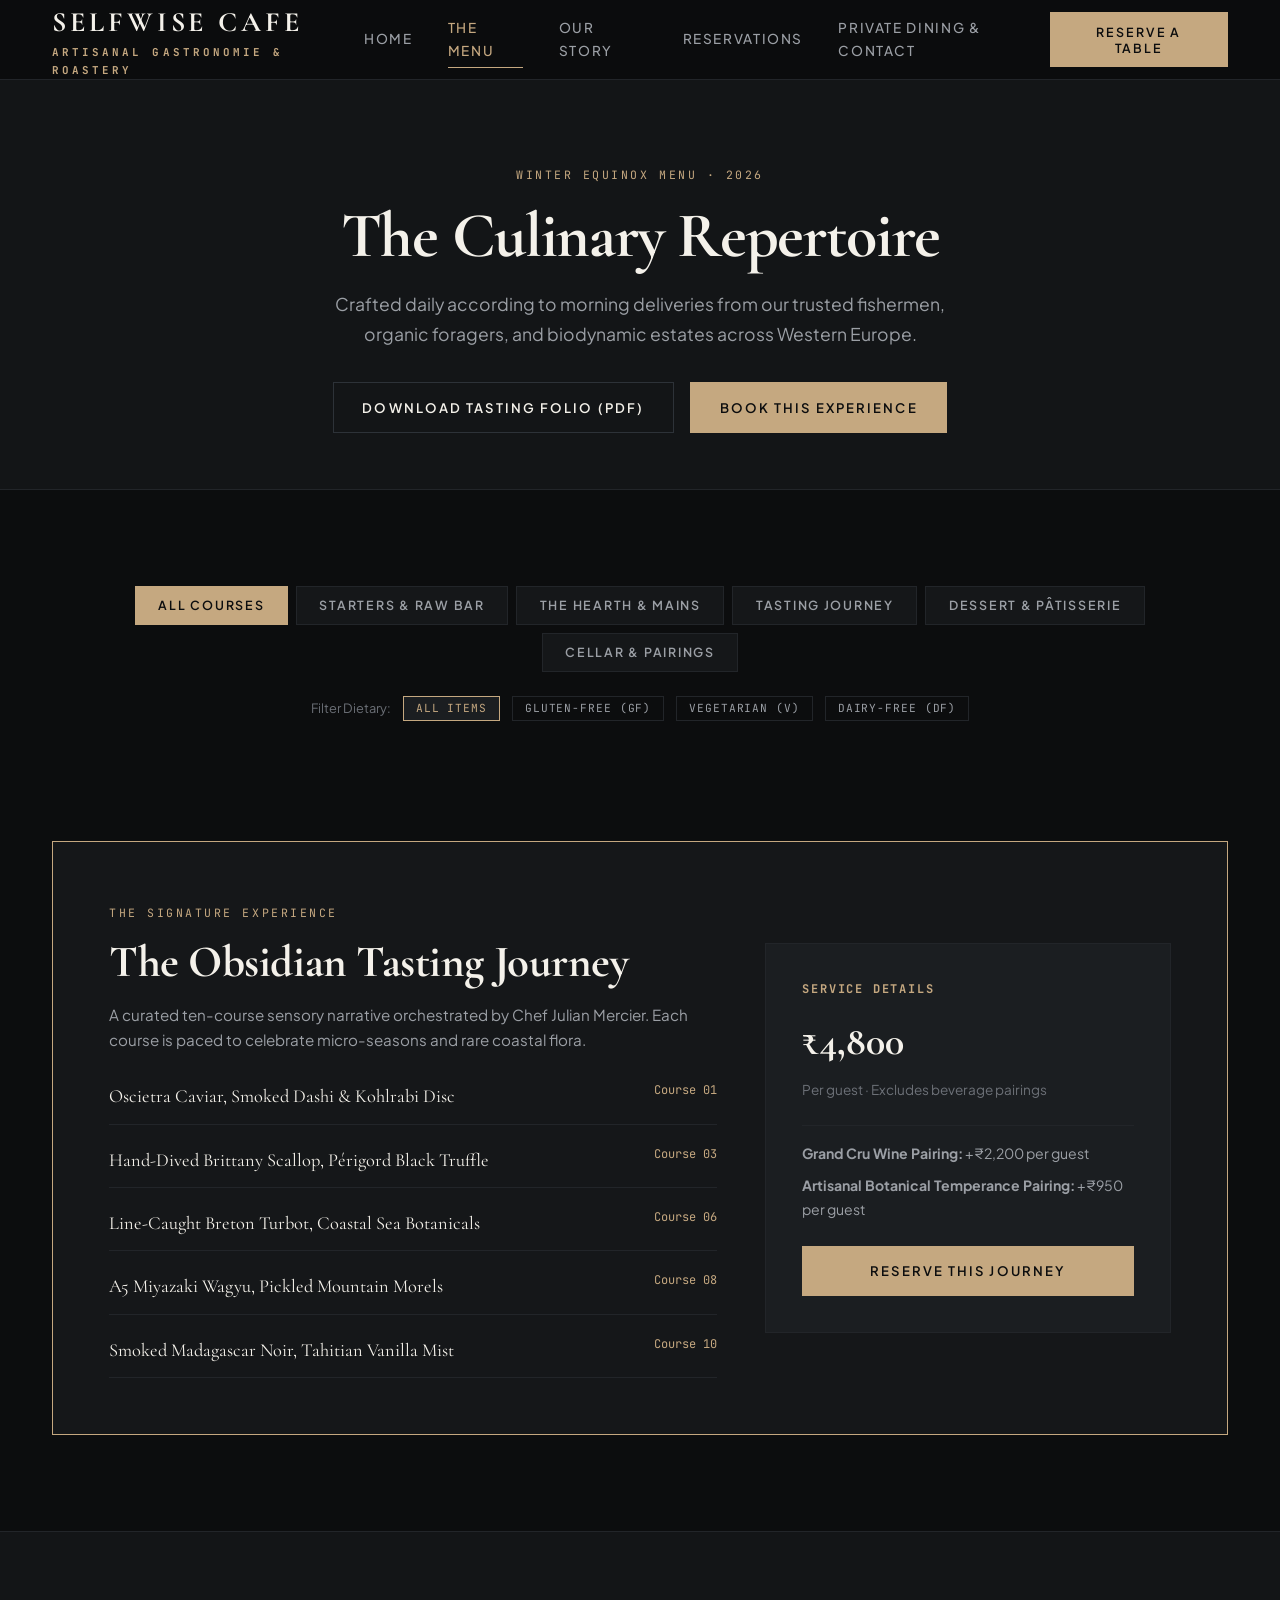
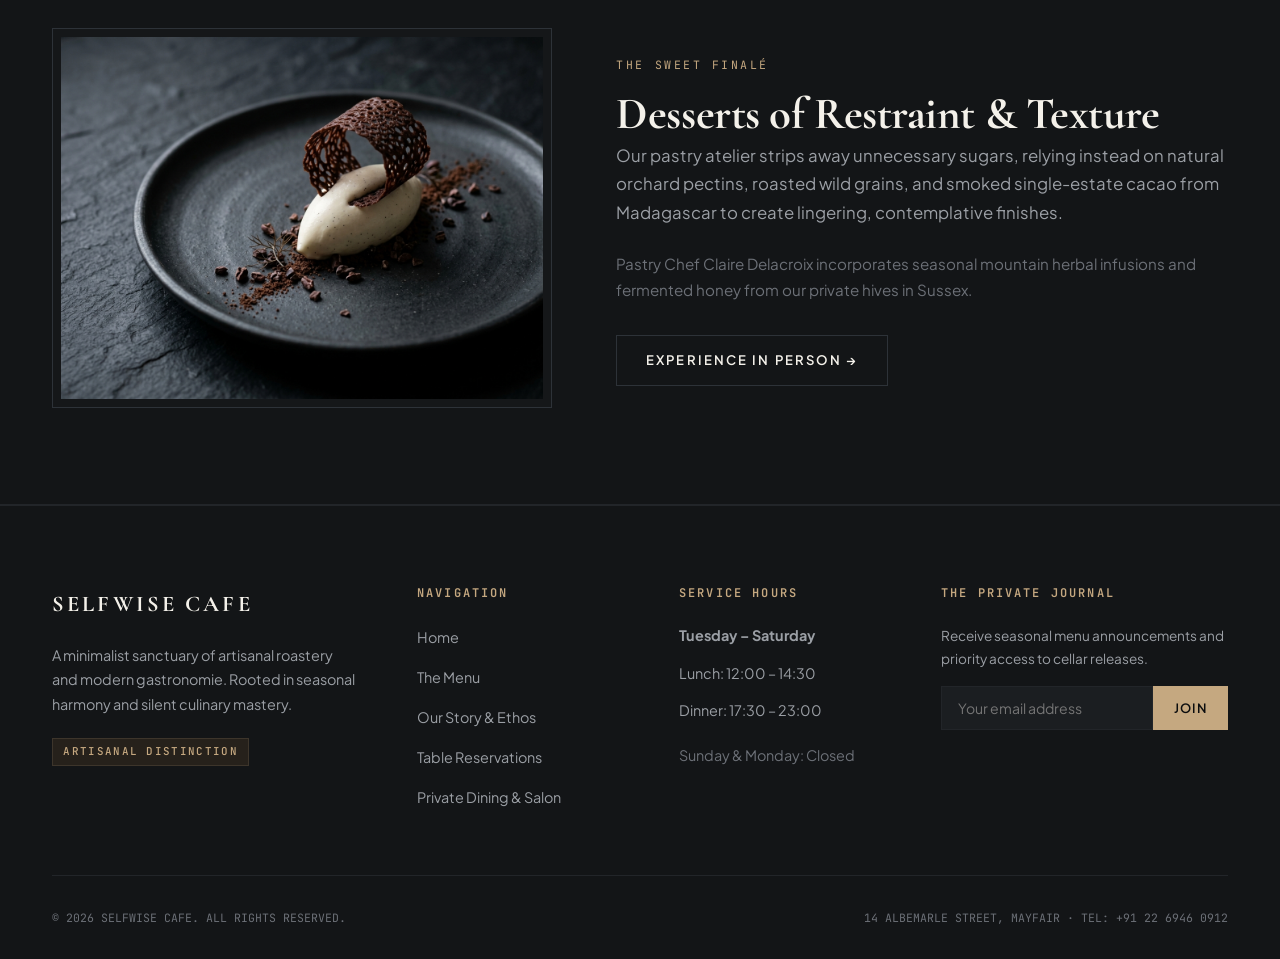
<file: restaurant/menu.html>
<!DOCTYPE html>
<html lang="en">
<head>
  <meta charset="UTF-8">
  <meta name="viewport" content="width=device-width, initial-scale=1.0">
  <title>The Menu — SELFWISE CAFE</title>
  <meta name="description" content="Explore the seasonal tasting menus, artisanal roastery, and rare cellar pairings at Selfwise Cafe.">
  <link rel="stylesheet" href="css/style.css">
</head>
<body>

  <!-- Site Navigation Header -->
  <header class="site-header">
    <div class="container header-inner">
      <a href="index.html" class="brand-logo" id="header-brand-logo">
        <span class="brand-title">SELFWISE CAFE</span>
        <span class="brand-subtitle">ARTISANAL GASTRONOMIE & ROASTERY</span>
      </a>

      <nav class="nav-desktop" aria-label="Main Navigation">
        <a href="index.html" class="nav-link">Home</a>
        <a href="menu.html" class="nav-link active">The Menu</a>
        <a href="story.html" class="nav-link">Our Story</a>
        <a href="reservations.html" class="nav-link">Reservations</a>
        <a href="contact.html" class="nav-link">Private Dining & Contact</a>
      </nav>

      <div class="header-actions">
        <button class="btn-reserve-nav" data-open-reserve-modal id="nav-reserve-btn">Reserve a Table</button>
        <button class="mobile-menu-btn" aria-label="Toggle navigation menu">
          <span></span>
          <span></span>
          <span></span>
        </button>
      </div>
    </div>
  </header>

  <!-- Mobile Drawer -->
  <div class="mobile-nav-drawer" role="dialog" aria-modal="true">
    <div class="mobile-nav-links">
      <a href="index.html" class="mobile-nav-link">01 / Home</a>
      <a href="menu.html" class="mobile-nav-link active">02 / The Menu</a>
      <a href="story.html" class="mobile-nav-link">03 / Our Story</a>
      <a href="reservations.html" class="mobile-nav-link">04 / Reservations</a>
      <a href="contact.html" class="mobile-nav-link">05 / Private Dining & Contact</a>
    </div>
    <div class="mobile-nav-footer">
      <p style="font-family: var(--font-mono); font-size: 0.75rem; color: var(--accent-gold); margin-bottom: 0.5rem; font-weight: 700;">CONCIERGE & BOOKINGS</p>
      <p style="font-size: 0.9rem; color: var(--text-secondary); margin-bottom: 1.5rem;">+91 22 6946 0912 · reservations@selfwisecafe.com</p>
      <button class="btn btn-primary" style="width: 100%;" data-open-reserve-modal>Reserve Table</button>
    </div>
  </div>

  <main>
    <!-- Page Header -->
    <section class="page-header">
      <div class="container page-header-content">
        <span class="eyebrow">Winter Equinox Menu · 2026</span>
        <h1 class="page-header-title">The Culinary Repertoire</h1>
        <p class="page-header-desc">
          Crafted daily according to morning deliveries from our trusted fishermen, organic foragers, and biodynamic estates across Western Europe.
        </p>
        <div style="margin-top: 2rem; display: flex; justify-content: center; gap: 1rem;">
          <button class="btn btn-outline" id="download-menu-btn">Download Tasting Folio (PDF)</button>
          <a href="reservations.html" class="btn btn-primary">Book This Experience</a>
        </div>
      </div>
    </section>

    <!-- Menu Section -->
    <section class="section">
      <div class="container">
        
        <!-- Controls: Category Tabs & Dietary Filter -->
        <div class="menu-controls">
          <div class="menu-category-tabs">
            <button class="menu-tab-btn active" data-category="all">All Courses</button>
            <button class="menu-tab-btn" data-category="starters">Starters & Raw Bar</button>
            <button class="menu-tab-btn" data-category="mains">The Hearth & Mains</button>
            <button class="menu-tab-btn" data-category="tasting">Tasting Journey</button>
            <button class="menu-tab-btn" data-category="dessert">Dessert & Pâtisserie</button>
            <button class="menu-tab-btn" data-category="cellar">Cellar & Pairings</button>
          </div>

          <div class="dietary-filters">
            <span>Filter Dietary:</span>
            <button class="dietary-chip active" data-filter="all">All Items</button>
            <button class="dietary-chip" data-filter="GF">Gluten-Free (GF)</button>
            <button class="dietary-chip" data-filter="V">Vegetarian (V)</button>
            <button class="dietary-chip" data-filter="DF">Dairy-Free (DF)</button>
          </div>
        </div>

        <!-- Dynamic Menu Items Grid -->
        <div class="menu-items-grid" id="main-menu-grid">
          <!-- Populated by JavaScript and fallback structured elements -->
        </div>

        <!-- Featured Tasting Menu Deep Dive Banner -->
        <div class="tasting-journey-card">
          <div>
            <span class="eyebrow">The Signature Experience</span>
            <h2 style="margin-bottom: 0.75rem;">The Obsidian Tasting Journey</h2>
            <p style="color: var(--text-secondary); font-size: 0.95rem; margin-bottom: 1.5rem;">
              A curated ten-course sensory narrative orchestrated by Chef Julian Mercier. Each course is paced to celebrate micro-seasons and rare coastal flora.
            </p>

            <div class="tasting-courses-list">
              <div class="tasting-course-row">
                <span class="tasting-course-name">Oscietra Caviar, Smoked Dashi & Kohlrabi Disc</span>
                <span class="tasting-course-num">Course 01</span>
              </div>
              <div class="tasting-course-row">
                <span class="tasting-course-name">Hand-Dived Brittany Scallop, Périgord Black Truffle</span>
                <span class="tasting-course-num">Course 03</span>
              </div>
              <div class="tasting-course-row">
                <span class="tasting-course-name">Line-Caught Breton Turbot, Coastal Sea Botanicals</span>
                <span class="tasting-course-num">Course 06</span>
              </div>
              <div class="tasting-course-row">
                <span class="tasting-course-name">A5 Miyazaki Wagyu, Pickled Mountain Morels</span>
                <span class="tasting-course-num">Course 08</span>
              </div>
              <div class="tasting-course-row">
                <span class="tasting-course-name">Smoked Madagascar Noir, Tahitian Vanilla Mist</span>
                <span class="tasting-course-num">Course 10</span>
              </div>
            </div>
          </div>

          <div style="background-color: var(--bg-tertiary); border: 1px solid var(--border-subtle); padding: 2.25rem;">
            <div style="font-family: var(--font-mono); font-size: 0.75rem; letter-spacing: 0.15em; color: var(--accent-gold); text-transform: uppercase; margin-bottom: 0.5rem; font-weight: 700;">
              Service Details
            </div>
            <div style="font-family: var(--font-serif); font-size: 2.5rem; color: var(--text-primary); font-weight: 700; margin-bottom: 0.25rem;">
              ₹4,800
            </div>
            <p style="font-size: 0.85rem; color: var(--text-muted); margin-bottom: 1.5rem;">Per guest · Excludes beverage pairings</p>

            <div style="border-top: 1px solid var(--border-subtle); padding-top: 1rem; margin-bottom: 1.5rem;">
              <p style="font-size: 0.88rem; color: var(--text-secondary); margin-bottom: 0.5rem;">
                <strong>Grand Cru Wine Pairing:</strong> +₹2,200 per guest
              </p>
              <p style="font-size: 0.88rem; color: var(--text-secondary);">
                <strong>Artisanal Botanical Temperance Pairing:</strong> +₹950 per guest
              </p>
            </div>

            <a href="reservations.html" class="btn btn-primary" style="width: 100%;">Reserve This Journey</a>
          </div>
        </div>

      </div>
    </section>

    <!-- Visual Dessert Craft Section -->
    <section class="section section-alt">
      <div class="container">
        <div class="chef-statement-block">
          <div class="chef-statement-image">
            <img src="assets/images/dessert.jpg" alt="Minimalist fine dining dessert with dark chocolate quenelle and wafer">
          </div>
          <div>
            <span class="eyebrow">The Sweet Finalé</span>
            <h2>Desserts of Restraint & Texture</h2>
            <p style="margin-bottom: 1.5rem; font-size: 1.05rem;">
              Our pastry atelier strips away unnecessary sugars, relying instead on natural orchard pectins, roasted wild grains, and smoked single-estate cacao from Madagascar to create lingering, contemplative finishes.
            </p>
            <p style="color: var(--text-muted); font-size: 0.95rem; margin-bottom: 2rem;">
              Pastry Chef Claire Delacroix incorporates seasonal mountain herbal infusions and fermented honey from our private hives in Sussex.
            </p>
            <a href="reservations.html" class="btn btn-outline">Experience In Person →</a>
          </div>
        </div>
      </div>
    </section>
  </main>

  <!-- Dish Detail Modal -->
  <div class="modal-backdrop" id="dish-detail-modal">
    <div class="modal-container">
      <button class="modal-close-btn" id="close-dish-modal" aria-label="Close dish modal">×</button>
      <span class="eyebrow" id="modal-dish-category">Course Dossier</span>
      <div style="display: flex; justify-content: space-between; align-items: baseline; margin-bottom: 1rem; border-bottom: 1px solid var(--border-subtle); padding-bottom: 0.75rem;">
        <h3 id="modal-dish-title" style="font-size: 1.6rem;">Dish Name</h3>
        <span id="modal-dish-price" style="font-family: var(--font-mono); font-size: 1.3rem; color: var(--accent-gold);">$0</span>
      </div>

      <p id="modal-dish-desc" style="font-size: 1.05rem; color: var(--text-primary); margin-bottom: 1.75rem; line-height: 1.6;">
        Dish description goes here.
      </p>

      <div style="display: flex; flex-direction: column; gap: 1.25rem; margin-bottom: 2rem;">
        <div>
          <span style="font-family: var(--font-mono); font-size: 0.72rem; letter-spacing: 0.12em; text-transform: uppercase; color: var(--accent-gold); display: block; margin-bottom: 0.25rem;">Ingredient Provenance</span>
          <p id="modal-dish-origin" style="font-size: 0.9rem; color: var(--text-secondary);"></p>
        </div>

        <div>
          <span style="font-family: var(--font-mono); font-size: 0.72rem; letter-spacing: 0.12em; text-transform: uppercase; color: var(--accent-gold); display: block; margin-bottom: 0.25rem;">Sommelier Cellar Pairing</span>
          <p id="modal-dish-pairing" style="font-size: 0.9rem; color: var(--text-secondary);"></p>
        </div>

        <div>
          <span style="font-family: var(--font-mono); font-size: 0.72rem; letter-spacing: 0.12em; text-transform: uppercase; color: var(--accent-gold); display: block; margin-bottom: 0.25rem;">Allergen Disclosure</span>
          <p id="modal-dish-allergens" style="font-size: 0.9rem; color: var(--text-muted);"></p>
        </div>
      </div>

      <a href="reservations.html" class="btn btn-primary" style="width: 100%;">Reserve Table For This Course</a>
    </div>
  </div>

  <!-- Universal Quick Reservation Modal -->
  <div class="modal-backdrop" id="global-reserve-modal">
    <div class="modal-container">
      <button class="modal-close-btn" id="close-global-modal" aria-label="Close modal">×</button>
      <span class="eyebrow">Priority Booking</span>
      <h3 style="margin-bottom: 0.5rem;">Reserve Your Table at L'ÉCRIN</h3>
      <p style="color: var(--text-muted); font-size: 0.88rem; margin-bottom: 2rem;">
        Instant table availability for up to 8 guests.
      </p>

      <form id="quick-reserve-form">
        <div style="display: grid; grid-template-columns: 1fr 1fr; gap: 1rem; margin-bottom: 1.25rem;">
          <div>
            <label class="form-label">Party Size</label>
            <select name="quick-guests" class="input-field" required>
              <option value="2" selected>2 Guests</option>
              <option value="4">4 Guests</option>
              <option value="6">6 Guests</option>
              <option value="8">8 Guests</option>
            </select>
          </div>
          <div>
            <label class="form-label">Date</label>
            <input type="date" name="quick-date" class="input-field" required value="2026-10-15">
          </div>
        </div>

        <div style="display: grid; grid-template-columns: 1fr 1fr; gap: 1rem; margin-bottom: 1.25rem;">
          <div>
            <label class="form-label">Seating Time</label>
            <select name="quick-time" class="input-field" required>
              <option value="17:30">17:30</option>
              <option value="19:30" selected>19:30</option>
              <option value="20:45">20:45</option>
            </select>
          </div>
          <div>
            <label class="form-label">Seating Preference</label>
            <select name="quick-area" class="input-field">
              <option value="Main Dining Room">Main Dining Room</option>
              <option value="Chef Counter">Open Kitchen Counter</option>
            </select>
          </div>
        </div>

        <div style="margin-bottom: 1.25rem;">
          <label class="form-label">Primary Guest Full Name</label>
          <input type="text" name="quick-name" placeholder="Full Name" class="input-field" required>
        </div>

        <div style="margin-bottom: 2rem;">
          <label class="form-label">Email for Confirmation</label>
          <input type="email" name="quick-email" placeholder="name@domain.com" class="input-field" required>
        </div>

        <button type="submit" class="btn btn-primary" style="width: 100%;">Confirm Reservation</button>
      </form>
    </div>
  </div>

  <!-- Site Footer -->
  <footer class="site-footer">
    <div class="container">
      <div class="footer-top">
        <div>
          <span class="brand-title" style="font-size: 1.4rem;">SELFWISE CAFE</span>
          <p class="footer-brand-desc">
            A minimalist sanctuary of artisanal roastery and modern gastronomie. Rooted in seasonal harmony and silent culinary mastery.
          </p>
          <span class="badge">Artisanal Distinction</span>
        </div>

        <div>
          <h4 class="footer-heading">Navigation</h4>
          <ul class="footer-links-list">
            <li><a href="index.html" class="footer-link">Home</a></li>
            <li><a href="menu.html" class="footer-link">The Menu</a></li>
            <li><a href="story.html" class="footer-link">Our Story & Ethos</a></li>
            <li><a href="reservations.html" class="footer-link">Table Reservations</a></li>
            <li><a href="contact.html" class="footer-link">Private Dining & Salon</a></li>
          </ul>
        </div>

        <div>
          <h4 class="footer-heading">Service Hours</h4>
          <ul class="footer-links-list">
            <li class="footer-link"><strong>Tuesday – Saturday</strong></li>
            <li class="footer-link">Lunch: 12:00 – 14:30</li>
            <li class="footer-link">Dinner: 17:30 – 23:00</li>
            <li class="footer-link" style="color: var(--text-muted); margin-top: 0.5rem;">Sunday & Monday: Closed</li>
          </ul>
        </div>

        <div>
          <h4 class="footer-heading">The Private Journal</h4>
          <p style="font-size: 0.85rem; color: var(--text-secondary); margin-bottom: 1rem;">
            Receive seasonal menu announcements and priority access to cellar releases.
          </p>
          <form class="newsletter-form">
            <div class="newsletter-input-group">
              <input type="email" placeholder="Your email address" class="newsletter-input" required>
              <button type="submit" class="newsletter-btn">Join</button>
            </div>
          </form>
        </div>
      </div>

      <div class="footer-bottom">
        <div>© 2026 SELFWISE CAFE. ALL RIGHTS RESERVED.</div>
        <div>14 ALBEMARLE STREET, MAYFAIR · TEL: +91 22 6946 0912</div>
      </div>
    </div>
  </footer>

  <script src="js/app.js"></script>
</body>
</html>
</file>
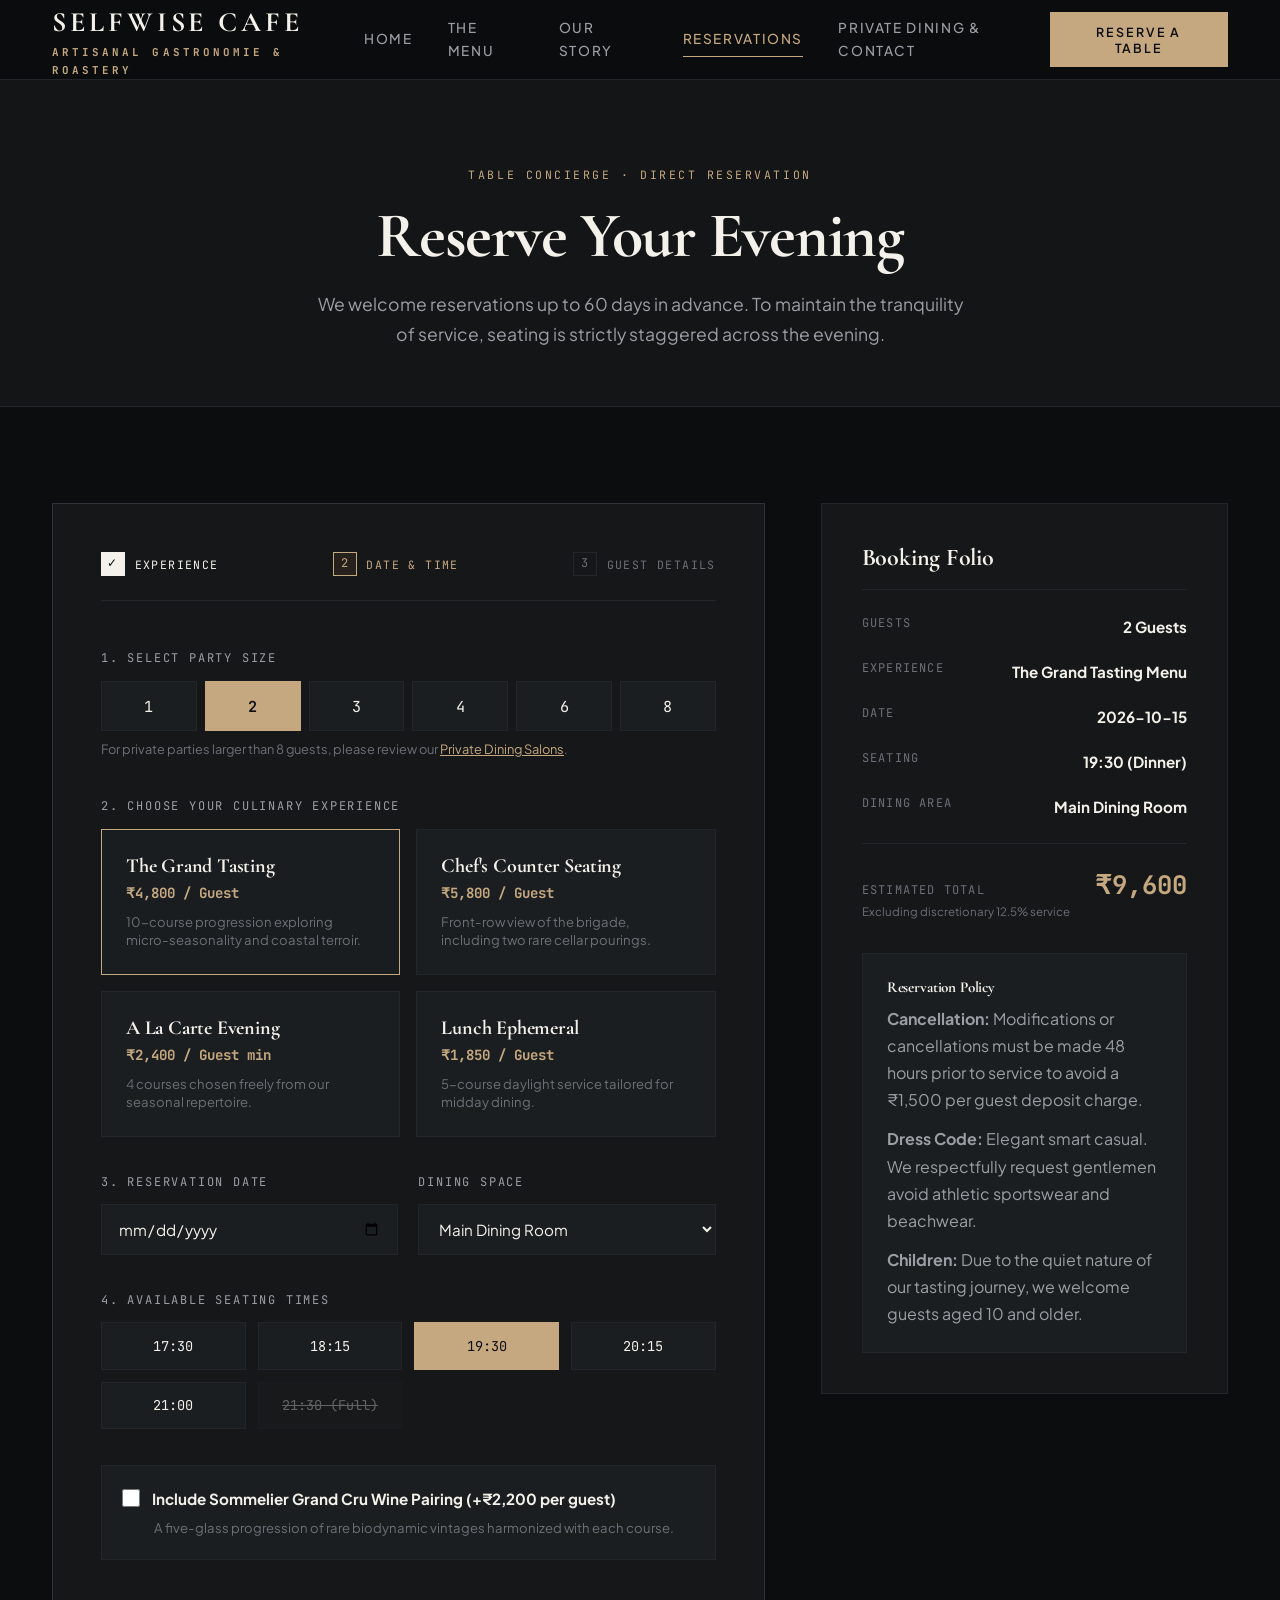
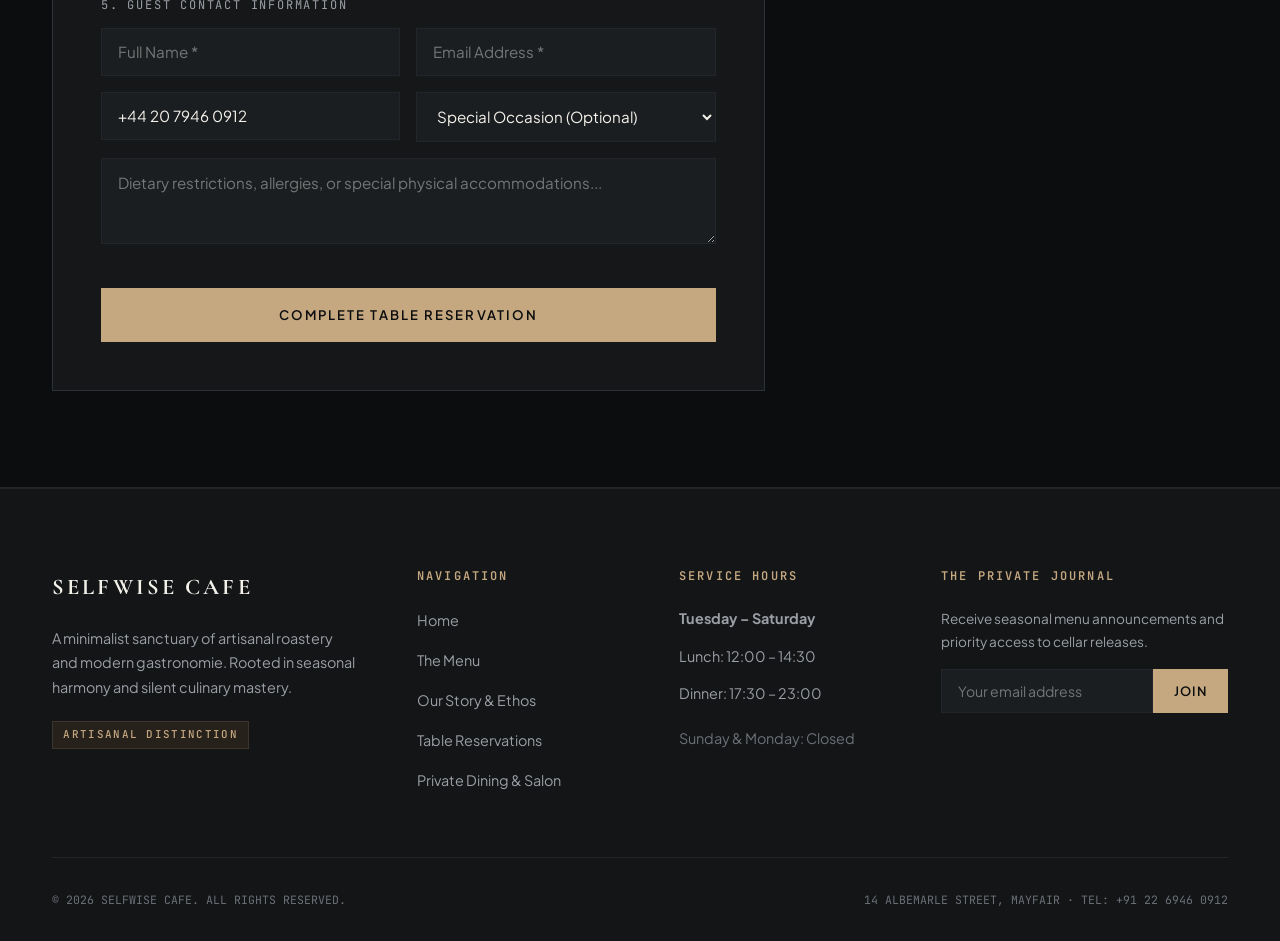
<file: restaurant/reservations.html>
<!DOCTYPE html>
<html lang="en">
<head>
  <meta charset="UTF-8">
  <meta name="viewport" content="width=device-width, initial-scale=1.0">
  <title>Reservations — SELFWISE CAFE</title>
  <meta name="description" content="Reserve an intimate dining and roastery experience at Selfwise Cafe. Real-time table booking in Mayfair.">
  <link rel="stylesheet" href="css/style.css">
</head>
<body>

  <!-- Site Navigation Header -->
  <header class="site-header">
    <div class="container header-inner">
      <a href="index.html" class="brand-logo" id="header-brand-logo">
        <span class="brand-title">SELFWISE CAFE</span>
        <span class="brand-subtitle">ARTISANAL GASTRONOMIE & ROASTERY</span>
      </a>

      <nav class="nav-desktop" aria-label="Main Navigation">
        <a href="index.html" class="nav-link">Home</a>
        <a href="menu.html" class="nav-link">The Menu</a>
        <a href="story.html" class="nav-link">Our Story</a>
        <a href="reservations.html" class="nav-link active">Reservations</a>
        <a href="contact.html" class="nav-link">Private Dining & Contact</a>
      </nav>

      <div class="header-actions">
        <button class="btn-reserve-nav" data-open-reserve-modal id="nav-reserve-btn">Reserve a Table</button>
        <button class="mobile-menu-btn" aria-label="Toggle navigation menu">
          <span></span>
          <span></span>
          <span></span>
        </button>
      </div>
    </div>
  </header>

  <!-- Mobile Drawer -->
  <div class="mobile-nav-drawer" role="dialog" aria-modal="true">
    <div class="mobile-nav-links">
      <a href="index.html" class="mobile-nav-link">01 / Home</a>
      <a href="menu.html" class="mobile-nav-link">02 / The Menu</a>
      <a href="story.html" class="mobile-nav-link">03 / Our Story</a>
      <a href="reservations.html" class="mobile-nav-link active">04 / Reservations</a>
      <a href="contact.html" class="mobile-nav-link">05 / Private Dining & Contact</a>
    </div>
    <div class="mobile-nav-footer">
      <p style="font-family: var(--font-mono); font-size: 0.75rem; color: var(--accent-gold); margin-bottom: 0.5rem; font-weight: 700;">CONCIERGE & BOOKINGS</p>
      <p style="font-size: 0.9rem; color: var(--text-secondary); margin-bottom: 1.5rem;">+91 22 6946 0912 · reservations@selfwisecafe.com</p>
      <button class="btn btn-primary" style="width: 100%;" data-open-reserve-modal>Reserve Table</button>
    </div>
  </div>

  <main>
    <!-- Page Header -->
    <section class="page-header">
      <div class="container page-header-content">
        <span class="eyebrow">Table Concierge · Direct Reservation</span>
        <h1 class="page-header-title">Reserve Your Evening</h1>
        <p class="page-header-desc">
          We welcome reservations up to 60 days in advance. To maintain the tranquility of service, seating is strictly staggered across the evening.
        </p>
      </div>
    </section>

    <!-- Reservation Engine Wizard -->
    <section class="section">
      <div class="container">
        <div class="reservation-layout">
          
          <!-- Booking Form -->
          <div class="booking-wizard-card">
            
            <div class="wizard-steps-indicator">
              <div class="step-indicator-item completed">
                <span class="step-circle">✓</span>
                <span>Experience</span>
              </div>
              <div class="step-indicator-item active">
                <span class="step-circle">2</span>
                <span>Date & Time</span>
              </div>
              <div class="step-indicator-item">
                <span class="step-circle">3</span>
                <span>Guest Details</span>
              </div>
            </div>

            <form id="reservation-wizard">
              
              <!-- 1. Party Size -->
              <div class="form-group-block">
                <label class="form-label">1. Select Party Size</label>
                <div class="guest-picker-grid">
                  <button type="button" class="guest-btn" data-guests="1">1</button>
                  <button type="button" class="guest-btn active" data-guests="2">2</button>
                  <button type="button" class="guest-btn" data-guests="3">3</button>
                  <button type="button" class="guest-btn" data-guests="4">4</button>
                  <button type="button" class="guest-btn" data-guests="6">6</button>
                  <button type="button" class="guest-btn" data-guests="8">8</button>
                </div>
                <p style="font-size: 0.8rem; color: var(--text-muted); margin-top: 0.5rem;">
                  For private parties larger than 8 guests, please review our <a href="contact.html" style="color: var(--accent-gold); text-decoration: underline;">Private Dining Salons</a>.
                </p>
              </div>

              <!-- 2. Dining Experience -->
              <div class="form-group-block">
                <label class="form-label">2. Choose Your Culinary Experience</label>
                <div class="experience-options-grid">
                  <div class="experience-card-option active" data-name="The Grand Tasting Menu" data-price="4800">
                    <h4 class="exp-title">The Grand Tasting</h4>
                    <div class="exp-price">₹4,800 / Guest</div>
                    <p class="exp-desc">10-course progression exploring micro-seasonality and coastal terroir.</p>
                  </div>

                  <div class="experience-card-option" data-name="Chef's Counter Experience" data-price="5800">
                    <h4 class="exp-title">Chef's Counter Seating</h4>
                    <div class="exp-price">₹5,800 / Guest</div>
                    <p class="exp-desc">Front-row view of the brigade, including two rare cellar pourings.</p>
                  </div>

                  <div class="experience-card-option" data-name="The A La Carte Evening" data-price="2400">
                    <h4 class="exp-title">A La Carte Evening</h4>
                    <div class="exp-price">₹2,400 / Guest min</div>
                    <p class="exp-desc">4 courses chosen freely from our seasonal repertoire.</p>
                  </div>

                  <div class="experience-card-option" data-name="Lunch Ephemeral Journey" data-price="1850">
                    <h4 class="exp-title">Lunch Ephemeral</h4>
                    <div class="exp-price">₹1,850 / Guest</div>
                    <p class="exp-desc">5-course daylight service tailored for midday dining.</p>
                  </div>
                </div>
              </div>

              <!-- 3. Date & Area -->
              <div class="form-group-block">
                <div style="display: grid; grid-template-columns: 1fr 1fr; gap: 1.25rem;">
                  <div>
                    <label class="form-label" for="res-date-input">3. Reservation Date</label>
                    <input type="date" id="res-date-input" class="input-field" required>
                  </div>
                  <div>
                    <label class="form-label" for="dining-area-select">Dining Space</label>
                    <select id="dining-area-select" class="input-field">
                      <option value="Main Dining Room">Main Dining Room</option>
                      <option value="Chef Counter">Open Kitchen Counter</option>
                      <option value="Garden Solarium">The Garden Solarium</option>
                    </select>
                  </div>
                </div>
              </div>

              <!-- 4. Seating Time -->
              <div class="form-group-block">
                <label class="form-label">4. Available Seating Times</label>
                <div class="time-slots-grid">
                  <button type="button" class="time-slot-btn" data-time="17:30">17:30</button>
                  <button type="button" class="time-slot-btn" data-time="18:15">18:15</button>
                  <button type="button" class="time-slot-btn active" data-time="19:30">19:30</button>
                  <button type="button" class="time-slot-btn" data-time="20:15">20:15</button>
                  <button type="button" class="time-slot-btn" data-time="21:00">21:00</button>
                  <button type="button" class="time-slot-btn" data-time="21:30" disabled>21:30 (Full)</button>
                </div>
              </div>

              <!-- 5. Wine Pairing Option -->
              <div class="form-group-block" style="padding: 1.25rem; background-color: var(--bg-tertiary); border: 1px solid var(--border-subtle);">
                <label style="display: flex; align-items: center; gap: 0.75rem; cursor: pointer;">
                  <input type="checkbox" id="wine-pairing-checkbox" style="width: 18px; height: 18px; accent-color: var(--accent-gold);">
                  <span style="font-weight: 700; color: var(--text-primary); font-size: 0.95rem;">
                    Include Sommelier Grand Cru Wine Pairing (+₹2,200 per guest)
                  </span>
                </label>
                <p style="font-size: 0.82rem; color: var(--text-muted); margin-top: 0.35rem; margin-left: 2rem;">
                  A five-glass progression of rare biodynamic vintages harmonized with each course.
                </p>
              </div>

              <!-- 6. Guest Details -->
              <div class="form-group-block">
                <label class="form-label">5. Guest Contact Information</label>
                <div style="display: grid; grid-template-columns: 1fr 1fr; gap: 1rem; margin-bottom: 1rem;">
                  <div>
                    <input type="text" id="guest-name" placeholder="Full Name *" class="input-field" required>
                  </div>
                  <div>
                    <input type="email" id="guest-email" placeholder="Email Address *" class="input-field" required>
                  </div>
                </div>

                <div style="display: grid; grid-template-columns: 1fr 1fr; gap: 1rem; margin-bottom: 1rem;">
                  <div>
                    <input type="tel" id="guest-phone" placeholder="Telephone / Mobile *" class="input-field" required value="+44 20 7946 0912">
                  </div>
                  <div>
                    <select id="guest-occasion" class="input-field">
                      <option value="None">Special Occasion (Optional)</option>
                      <option value="Anniversary">Anniversary</option>
                      <option value="Birthday">Birthday Celebration</option>
                      <option value="Business">Executive Entertaining</option>
                      <option value="Other">Other Milestone</option>
                    </select>
                  </div>
                </div>

                <div>
                  <textarea id="guest-notes" placeholder="Dietary restrictions, allergies, or special physical accommodations..." class="input-field" rows="3"></textarea>
                </div>
              </div>

              <button type="submit" class="btn btn-primary" style="width: 100%; padding: 1.1rem;" id="submit-booking-wizard-btn">
                Complete Table Reservation
              </button>
            </form>

          </div>

          <!-- Live Folio Sidebar -->
          <aside class="booking-summary-sidebar">
            <h3 class="summary-title">Booking Folio</h3>

            <div class="summary-row">
              <span class="summary-row-label">Guests</span>
              <span class="summary-row-val" id="sum-guests">2 Guests</span>
            </div>

            <div class="summary-row">
              <span class="summary-row-label">Experience</span>
              <span class="summary-row-val" id="sum-experience">The Grand Tasting Menu</span>
            </div>

            <div class="summary-row">
              <span class="summary-row-label">Date</span>
              <span class="summary-row-val" id="sum-date">2026-10-15</span>
            </div>

            <div class="summary-row">
              <span class="summary-row-label">Seating</span>
              <span class="summary-row-val" id="sum-time">19:30 (Dinner)</span>
            </div>

            <div class="summary-row">
              <span class="summary-row-label">Dining Area</span>
              <span class="summary-row-val" id="sum-area">Main Dining Room</span>
            </div>

            <div class="summary-row-total">
              <div>
                <span class="summary-row-label">Estimated Total</span>
                <p style="font-size: 0.72rem; color: var(--text-muted);">Excluding discretionary 12.5% service</p>
              </div>
              <div style="font-family: var(--font-mono); font-size: 1.6rem; color: var(--accent-gold); font-weight: 700;" id="sum-total">
                ₹9,600
              </div>
            </div>

            <div class="policy-card">
              <h5>Reservation Policy</h5>
              <p style="margin-bottom: 0.75rem;">
                <strong>Cancellation:</strong> Modifications or cancellations must be made 48 hours prior to service to avoid a ₹1,500 per guest deposit charge.
              </p>
              <p style="margin-bottom: 0.75rem;">
                <strong>Dress Code:</strong> Elegant smart casual. We respectfully request gentlemen avoid athletic sportswear and beachwear.
              </p>
              <p>
                <strong>Children:</strong> Due to the quiet nature of our tasting journey, we welcome guests aged 10 and older.
              </p>
            </div>
          </aside>

        </div>
      </div>
    </section>
  </main>

  <!-- Reservation Confirmation Modal -->
  <div class="modal-backdrop" id="booking-confirmed-modal">
    <div class="modal-container" style="max-width: 580px;">
      <button class="modal-close-btn" id="close-conf-modal" aria-label="Close modal">×</button>
      <div style="text-align: center; margin-bottom: 2rem;">
        <span class="badge" style="margin-bottom: 1rem;">Reservation Confirmed</span>
        <h3 style="font-size: 2rem; margin-bottom: 0.5rem;">We Await Your Presence</h3>
        <p style="color: var(--text-secondary); font-size: 0.95rem;">
          A formal reservation dossier has been dispatched to your email.
        </p>
      </div>

      <div style="background-color: var(--bg-tertiary); border: 1px solid var(--border-subtle); padding: 1.5rem; margin-bottom: 2rem;">
        <div style="display: flex; justify-content: space-between; margin-bottom: 0.75rem;">
          <span style="font-family: var(--font-mono); font-size: 0.75rem; color: var(--text-muted); text-transform: uppercase;">Reference Code</span>
          <span style="font-family: var(--font-mono); font-size: 0.95rem; color: var(--accent-gold); font-weight: 700;" id="conf-ref-code">#SELFWISE-2026-84910</span>
        </div>
        <div style="display: flex; justify-content: space-between; margin-bottom: 0.75rem;">
          <span style="font-family: var(--font-mono); font-size: 0.75rem; color: var(--text-muted); text-transform: uppercase;">Lead Guest</span>
          <span style="font-size: 0.95rem; color: var(--text-primary); font-weight: 700;" id="conf-guest-name">Julian Mercier</span>
        </div>
        <div style="display: flex; justify-content: space-between; margin-bottom: 0.75rem;">
          <span style="font-family: var(--font-mono); font-size: 0.75rem; color: var(--text-muted); text-transform: uppercase;">Arrangement</span>
          <span style="font-size: 0.95rem; color: var(--text-primary);" id="conf-details">2 Guests · 2026-10-15 · 19:30</span>
        </div>
        <div style="display: flex; justify-content: space-between; margin-bottom: 0.75rem;">
          <span style="font-family: var(--font-mono); font-size: 0.75rem; color: var(--text-muted); text-transform: uppercase;">Experience</span>
          <span style="font-size: 0.95rem; color: var(--text-primary);" id="conf-exp">The Grand Tasting Menu</span>
        </div>
        <div style="display: flex; justify-content: space-between; border-top: 1px solid var(--border-subtle); padding-top: 0.75rem;">
          <span style="font-family: var(--font-mono); font-size: 0.75rem; color: var(--text-muted); text-transform: uppercase;">Estimated Folio</span>
          <span style="font-family: var(--font-mono); font-size: 1.1rem; color: var(--accent-gold); font-weight: 700;" id="conf-total">₹9,600</span>
        </div>
      </div>

      <div style="display: flex; gap: 1rem;">
        <button class="btn btn-outline" style="flex: 1;" onclick="window.print()">Print Dossier</button>
        <button class="btn btn-primary" style="flex: 1;" id="done-conf-btn" onclick="document.getElementById('booking-confirmed-modal').classList.remove('open'); document.body.style.overflow=''">Return to Website</button>
      </div>
    </div>
  </div>

  <!-- Universal Quick Reservation Modal -->
  <div class="modal-backdrop" id="global-reserve-modal">
    <div class="modal-container">
      <button class="modal-close-btn" id="close-global-modal" aria-label="Close modal">×</button>
      <span class="eyebrow">Priority Booking</span>
      <h3 style="margin-bottom: 0.5rem;">Reserve Your Table at L'ÉCRIN</h3>
      <p style="color: var(--text-muted); font-size: 0.88rem; margin-bottom: 2rem;">
        Instant table availability for up to 8 guests.
      </p>

      <form id="quick-reserve-form">
        <div style="display: grid; grid-template-columns: 1fr 1fr; gap: 1rem; margin-bottom: 1.25rem;">
          <div>
            <label class="form-label">Party Size</label>
            <select name="quick-guests" class="input-field" required>
              <option value="2" selected>2 Guests</option>
              <option value="4">4 Guests</option>
              <option value="6">6 Guests</option>
              <option value="8">8 Guests</option>
            </select>
          </div>
          <div>
            <label class="form-label">Date</label>
            <input type="date" name="quick-date" class="input-field" required value="2026-10-15">
          </div>
        </div>

        <div style="display: grid; grid-template-columns: 1fr 1fr; gap: 1rem; margin-bottom: 1.25rem;">
          <div>
            <label class="form-label">Seating Time</label>
            <select name="quick-time" class="input-field" required>
              <option value="17:30">17:30</option>
              <option value="19:30" selected>19:30</option>
              <option value="20:45">20:45</option>
            </select>
          </div>
          <div>
            <label class="form-label">Seating Preference</label>
            <select name="quick-area" class="input-field">
              <option value="Main Dining Room">Main Dining Room</option>
              <option value="Chef Counter">Open Kitchen Counter</option>
            </select>
          </div>
        </div>

        <div style="margin-bottom: 1.25rem;">
          <label class="form-label">Primary Guest Full Name</label>
          <input type="text" name="quick-name" placeholder="Full Name" class="input-field" required>
        </div>

        <div style="margin-bottom: 2rem;">
          <label class="form-label">Email for Confirmation</label>
          <input type="email" name="quick-email" placeholder="name@domain.com" class="input-field" required>
        </div>

        <button type="submit" class="btn btn-primary" style="width: 100%;">Confirm Reservation</button>
      </form>
    </div>
  </div>

  <!-- Site Footer -->
  <footer class="site-footer">
    <div class="container">
      <div class="footer-top">
        <div>
          <span class="brand-title" style="font-size: 1.4rem;">SELFWISE CAFE</span>
          <p class="footer-brand-desc">
            A minimalist sanctuary of artisanal roastery and modern gastronomie. Rooted in seasonal harmony and silent culinary mastery.
          </p>
          <span class="badge">Artisanal Distinction</span>
        </div>

        <div>
          <h4 class="footer-heading">Navigation</h4>
          <ul class="footer-links-list">
            <li><a href="index.html" class="footer-link">Home</a></li>
            <li><a href="menu.html" class="footer-link">The Menu</a></li>
            <li><a href="story.html" class="footer-link">Our Story & Ethos</a></li>
            <li><a href="reservations.html" class="footer-link">Table Reservations</a></li>
            <li><a href="contact.html" class="footer-link">Private Dining & Salon</a></li>
          </ul>
        </div>

        <div>
          <h4 class="footer-heading">Service Hours</h4>
          <ul class="footer-links-list">
            <li class="footer-link"><strong>Tuesday – Saturday</strong></li>
            <li class="footer-link">Lunch: 12:00 – 14:30</li>
            <li class="footer-link">Dinner: 17:30 – 23:00</li>
            <li class="footer-link" style="color: var(--text-muted); margin-top: 0.5rem;">Sunday & Monday: Closed</li>
          </ul>
        </div>

        <div>
          <h4 class="footer-heading">The Private Journal</h4>
          <p style="font-size: 0.85rem; color: var(--text-secondary); margin-bottom: 1rem;">
            Receive seasonal menu announcements and priority access to cellar releases.
          </p>
          <form class="newsletter-form">
            <div class="newsletter-input-group">
              <input type="email" placeholder="Your email address" class="newsletter-input" required>
              <button type="submit" class="newsletter-btn">Join</button>
            </div>
          </form>
        </div>
      </div>

      <div class="footer-bottom">
        <div>© 2026 SELFWISE CAFE. ALL RIGHTS RESERVED.</div>
        <div>14 ALBEMARLE STREET, MAYFAIR · TEL: +91 22 6946 0912</div>
      </div>
    </div>
  </footer>

  <script src="js/app.js"></script>
</body>
</html>
</file>
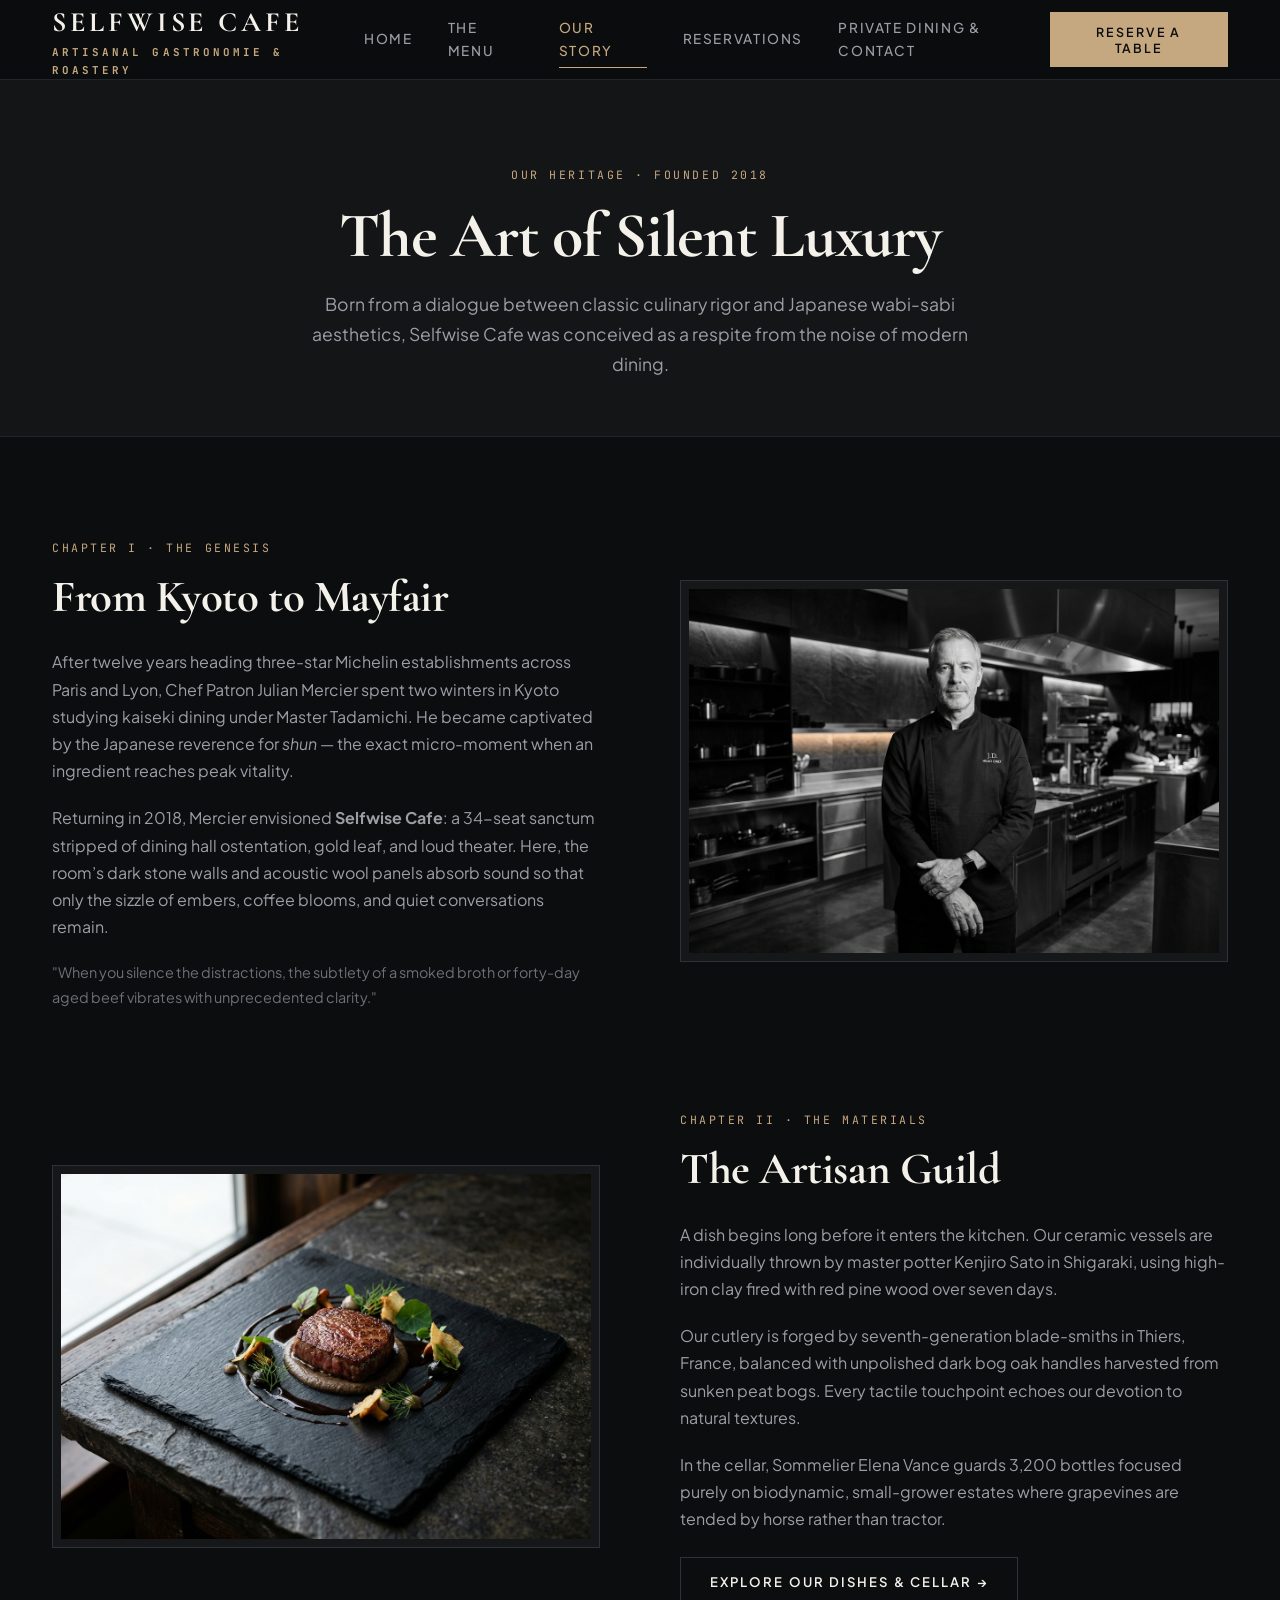
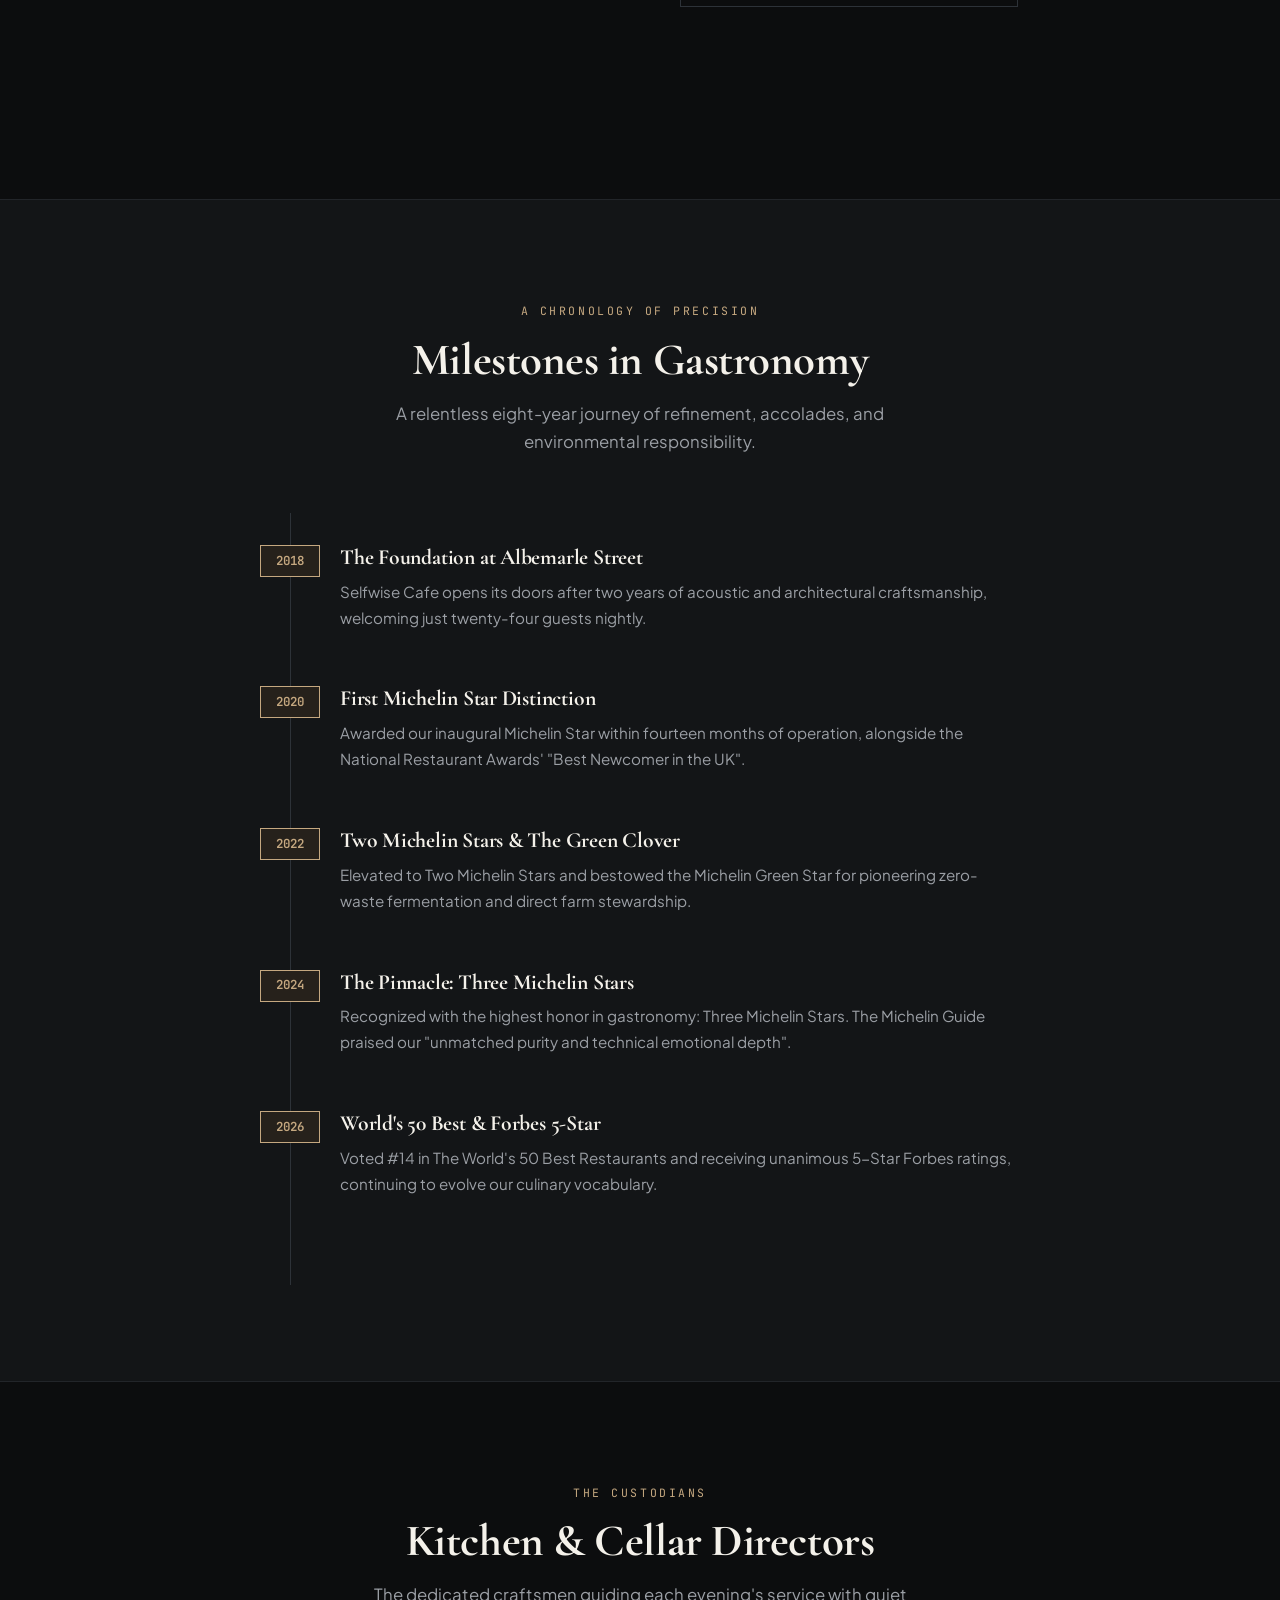
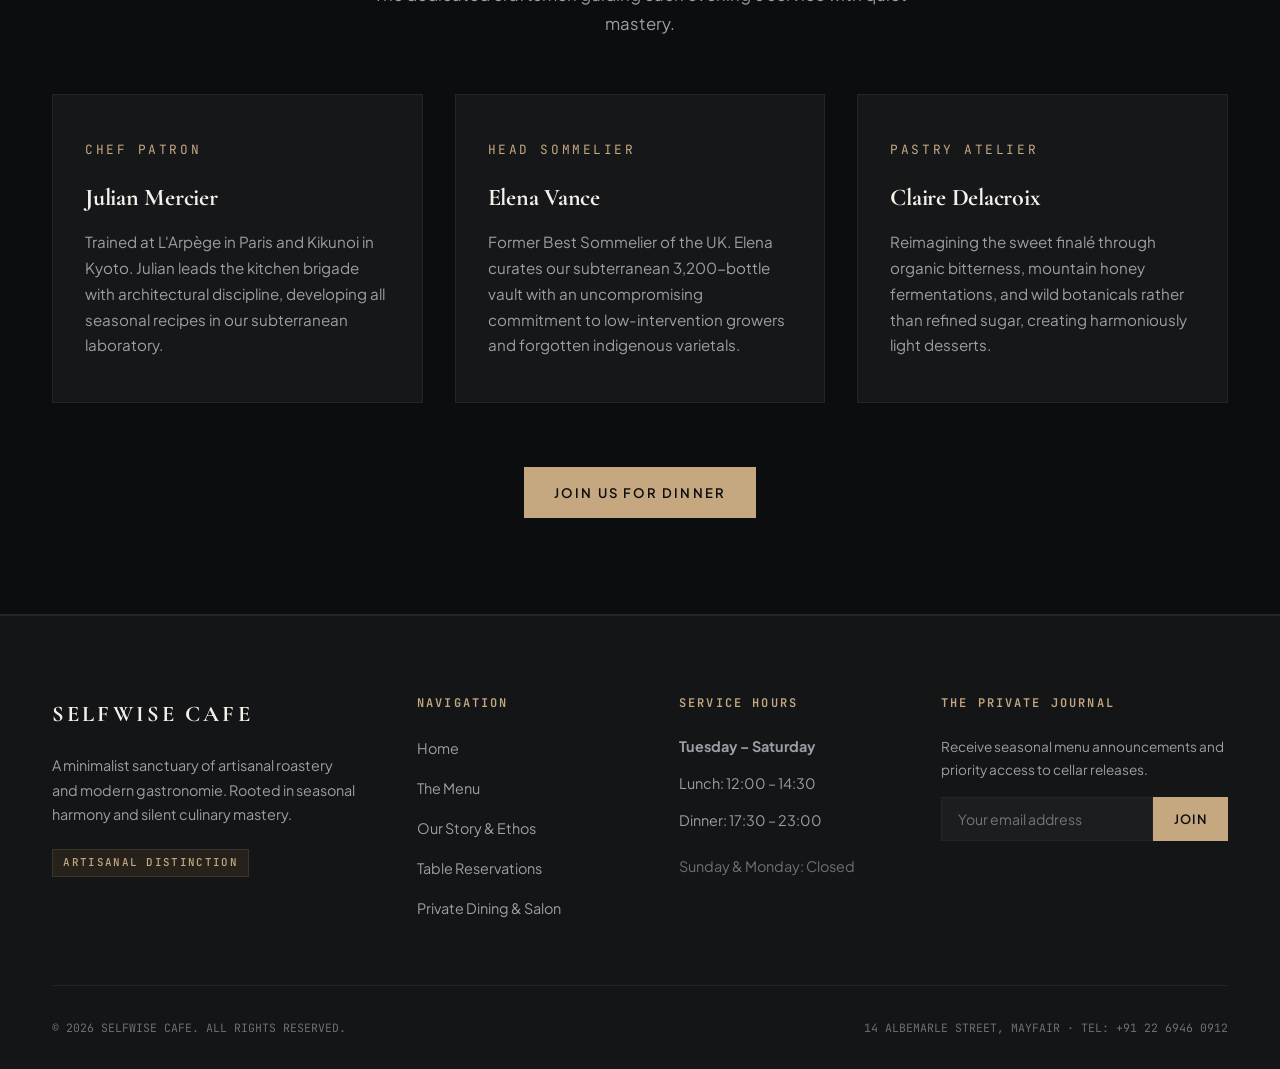
<file: restaurant/story.html>
<!DOCTYPE html>
<html lang="en">
<head>
  <meta charset="UTF-8">
  <meta name="viewport" content="width=device-width, initial-scale=1.0">
  <title>Our Story & Heritage — SELFWISE CAFE</title>
  <meta name="description" content="Discover the philosophy, artisanal coffee roastery, and culinary heritage behind Selfwise Cafe.">
  <link rel="stylesheet" href="css/style.css">
</head>
<body>

  <!-- Site Navigation Header -->
  <header class="site-header">
    <div class="container header-inner">
      <a href="index.html" class="brand-logo" id="header-brand-logo">
        <span class="brand-title">SELFWISE CAFE</span>
        <span class="brand-subtitle">ARTISANAL GASTRONOMIE & ROASTERY</span>
      </a>

      <nav class="nav-desktop" aria-label="Main Navigation">
        <a href="index.html" class="nav-link">Home</a>
        <a href="menu.html" class="nav-link">The Menu</a>
        <a href="story.html" class="nav-link active">Our Story</a>
        <a href="reservations.html" class="nav-link">Reservations</a>
        <a href="contact.html" class="nav-link">Private Dining & Contact</a>
      </nav>

      <div class="header-actions">
        <button class="btn-reserve-nav" data-open-reserve-modal id="nav-reserve-btn">Reserve a Table</button>
        <button class="mobile-menu-btn" aria-label="Toggle navigation menu">
          <span></span>
          <span></span>
          <span></span>
        </button>
      </div>
    </div>
  </header>

  <!-- Mobile Drawer -->
  <div class="mobile-nav-drawer" role="dialog" aria-modal="true">
    <div class="mobile-nav-links">
      <a href="index.html" class="mobile-nav-link">01 / Home</a>
      <a href="menu.html" class="mobile-nav-link">02 / The Menu</a>
      <a href="story.html" class="mobile-nav-link active">03 / Our Story</a>
      <a href="reservations.html" class="mobile-nav-link">04 / Reservations</a>
      <a href="contact.html" class="mobile-nav-link">05 / Private Dining & Contact</a>
    </div>
    <div class="mobile-nav-footer">
      <p style="font-family: var(--font-mono); font-size: 0.75rem; color: var(--accent-gold); margin-bottom: 0.5rem; font-weight: 700;">CONCIERGE & BOOKINGS</p>
      <p style="font-size: 0.9rem; color: var(--text-secondary); margin-bottom: 1.5rem;">+91 22 6946 0912 · reservations@selfwisecafe.com</p>
      <button class="btn btn-primary" style="width: 100%;" data-open-reserve-modal>Reserve Table</button>
    </div>
  </div>

  <main>
    <!-- Page Header -->
    <section class="page-header">
      <div class="container page-header-content">
        <span class="eyebrow">Our Heritage · Founded 2018</span>
        <h1 class="page-header-title">The Art of Silent Luxury</h1>
        <p class="page-header-desc">
          Born from a dialogue between classic culinary rigor and Japanese wabi-sabi aesthetics, Selfwise Cafe was conceived as a respite from the noise of modern dining.
        </p>
      </div>
    </section>

    <!-- Narrative Section 1: The Vision -->
    <section class="section">
      <div class="container">
        <div class="narrative-split">
          <div>
            <span class="eyebrow">Chapter I · The Genesis</span>
            <h2 style="margin-bottom: 1.5rem;">From Kyoto to Mayfair</h2>
            <p style="margin-bottom: 1.25rem;">
              After twelve years heading three-star Michelin establishments across Paris and Lyon, Chef Patron Julian Mercier spent two winters in Kyoto studying kaiseki dining under Master Tadamichi. He became captivated by the Japanese reverence for <em>shun</em> — the exact micro-moment when an ingredient reaches peak vitality.
            </p>
            <p style="margin-bottom: 1.25rem;">
              Returning in 2018, Mercier envisioned <strong>Selfwise Cafe</strong>: a 34-seat sanctum stripped of dining hall ostentation, gold leaf, and loud theater. Here, the room’s dark stone walls and acoustic wool panels absorb sound so that only the sizzle of embers, coffee blooms, and quiet conversations remain.
            </p>
            <p style="color: var(--text-muted); font-size: 0.9rem;">
              "When you silence the distractions, the subtlety of a smoked broth or forty-day aged beef vibrates with unprecedented clarity."
            </p>
          </div>

          <div class="narrative-image-frame">
            <img src="assets/images/chef-portrait.jpg" alt="Chef Julian Mercier in his dark granite kitchen">
          </div>
        </div>

        <!-- Narrative Section 2: Terroir & Artisans (Reverse) -->
        <div class="narrative-split reverse">
          <div>
            <span class="eyebrow">Chapter II · The Materials</span>
            <h2 style="margin-bottom: 1.5rem;">The Artisan Guild</h2>
            <p style="margin-bottom: 1.25rem;">
              A dish begins long before it enters the kitchen. Our ceramic vessels are individually thrown by master potter Kenjiro Sato in Shigaraki, using high-iron clay fired with red pine wood over seven days.
            </p>
            <p style="margin-bottom: 1.25rem;">
              Our cutlery is forged by seventh-generation blade-smiths in Thiers, France, balanced with unpolished dark bog oak handles harvested from sunken peat bogs. Every tactile touchpoint echoes our devotion to natural textures.
            </p>
            <p style="margin-bottom: 1.5rem;">
              In the cellar, Sommelier Elena Vance guards 3,200 bottles focused purely on biodynamic, small-grower estates where grapevines are tended by horse rather than tractor.
            </p>
            <a href="menu.html" class="btn btn-outline">Explore Our Dishes & Cellar →</a>
          </div>

          <div class="narrative-image-frame">
            <img src="assets/images/signature-dish.jpg" alt="Matte black ceramic plate featuring artisan cuisine">
          </div>
        </div>
      </div>
    </section>

    <!-- Accolades & Milestones Timeline -->
    <section class="section section-alt">
      <div class="container">
        <div class="section-heading-wrap">
          <span class="eyebrow">A Chronology of Precision</span>
          <h2 class="section-heading-title">Milestones in Gastronomy</h2>
          <p class="section-heading-desc">A relentless eight-year journey of refinement, accolades, and environmental responsibility.</p>
        </div>

        <div class="timeline-track">
          <div class="timeline-entry">
            <div class="timeline-year-badge">2018</div>
            <h3 class="timeline-title">The Foundation at Albemarle Street</h3>
            <p class="timeline-text">
              Selfwise Cafe opens its doors after two years of acoustic and architectural craftsmanship, welcoming just twenty-four guests nightly.
            </p>
          </div>

          <div class="timeline-entry">
            <div class="timeline-year-badge">2020</div>
            <h3 class="timeline-title">First Michelin Star Distinction</h3>
            <p class="timeline-text">
              Awarded our inaugural Michelin Star within fourteen months of operation, alongside the National Restaurant Awards' "Best Newcomer in the UK".
            </p>
          </div>

          <div class="timeline-entry">
            <div class="timeline-year-badge">2022</div>
            <h3 class="timeline-title">Two Michelin Stars & The Green Clover</h3>
            <p class="timeline-text">
              Elevated to Two Michelin Stars and bestowed the Michelin Green Star for pioneering zero-waste fermentation and direct farm stewardship.
            </p>
          </div>

          <div class="timeline-entry">
            <div class="timeline-year-badge">2024</div>
            <h3 class="timeline-title">The Pinnacle: Three Michelin Stars</h3>
            <p class="timeline-text">
              Recognized with the highest honor in gastronomy: Three Michelin Stars. The Michelin Guide praised our "unmatched purity and technical emotional depth".
            </p>
          </div>

          <div class="timeline-entry">
            <div class="timeline-year-badge">2026</div>
            <h3 class="timeline-title">World's 50 Best & Forbes 5-Star</h3>
            <p class="timeline-text">
              Voted #14 in The World's 50 Best Restaurants and receiving unanimous 5-Star Forbes ratings, continuing to evolve our culinary vocabulary.
            </p>
          </div>
        </div>
      </div>
    </section>

    <!-- Leadership Profiles -->
    <section class="section">
      <div class="container">
        <div class="section-heading-wrap">
          <span class="eyebrow">The Custodians</span>
          <h2 class="section-heading-title">Kitchen & Cellar Directors</h2>
          <p class="section-heading-desc">The dedicated craftsmen guiding each evening's service with quiet mastery.</p>
        </div>

        <div class="pillars-grid">
          <div class="pillar-card">
            <span class="pillar-number">CHEF PATRON</span>
            <h3 class="pillar-title">Julian Mercier</h3>
            <p class="pillar-text">
              Trained at L'Arpège in Paris and Kikunoi in Kyoto. Julian leads the kitchen brigade with architectural discipline, developing all seasonal recipes in our subterranean laboratory.
            </p>
          </div>

          <div class="pillar-card">
            <span class="pillar-number">HEAD SOMMELIER</span>
            <h3 class="pillar-title">Elena Vance</h3>
            <p class="pillar-text">
              Former Best Sommelier of the UK. Elena curates our subterranean 3,200-bottle vault with an uncompromising commitment to low-intervention growers and forgotten indigenous varietals.
            </p>
          </div>

          <div class="pillar-card">
            <span class="pillar-number">PASTRY ATELIER</span>
            <h3 class="pillar-title">Claire Delacroix</h3>
            <p class="pillar-text">
              Reimagining the sweet finalé through organic bitterness, mountain honey fermentations, and wild botanicals rather than refined sugar, creating harmoniously light desserts.
            </p>
          </div>
        </div>

        <div style="text-align: center; margin-top: 4rem;">
          <a href="reservations.html" class="btn btn-primary">Join Us For Dinner</a>
        </div>
      </div>
    </section>
  </main>

  <!-- Universal Quick Reservation Modal -->
  <div class="modal-backdrop" id="global-reserve-modal">
    <div class="modal-container">
      <button class="modal-close-btn" id="close-global-modal" aria-label="Close modal">×</button>
      <span class="eyebrow">Priority Booking</span>
      <h3 style="margin-bottom: 0.5rem;">Reserve Your Table at L'ÉCRIN</h3>
      <p style="color: var(--text-muted); font-size: 0.88rem; margin-bottom: 2rem;">
        Instant table availability for up to 8 guests.
      </p>

      <form id="quick-reserve-form">
        <div style="display: grid; grid-template-columns: 1fr 1fr; gap: 1rem; margin-bottom: 1.25rem;">
          <div>
            <label class="form-label">Party Size</label>
            <select name="quick-guests" class="input-field" required>
              <option value="2" selected>2 Guests</option>
              <option value="4">4 Guests</option>
              <option value="6">6 Guests</option>
              <option value="8">8 Guests</option>
            </select>
          </div>
          <div>
            <label class="form-label">Date</label>
            <input type="date" name="quick-date" class="input-field" required value="2026-10-15">
          </div>
        </div>

        <div style="display: grid; grid-template-columns: 1fr 1fr; gap: 1rem; margin-bottom: 1.25rem;">
          <div>
            <label class="form-label">Seating Time</label>
            <select name="quick-time" class="input-field" required>
              <option value="17:30">17:30</option>
              <option value="19:30" selected>19:30</option>
              <option value="20:45">20:45</option>
            </select>
          </div>
          <div>
            <label class="form-label">Seating Preference</label>
            <select name="quick-area" class="input-field">
              <option value="Main Dining Room">Main Dining Room</option>
              <option value="Chef Counter">Open Kitchen Counter</option>
            </select>
          </div>
        </div>

        <div style="margin-bottom: 1.25rem;">
          <label class="form-label">Primary Guest Full Name</label>
          <input type="text" name="quick-name" placeholder="Full Name" class="input-field" required>
        </div>

        <div style="margin-bottom: 2rem;">
          <label class="form-label">Email for Confirmation</label>
          <input type="email" name="quick-email" placeholder="name@domain.com" class="input-field" required>
        </div>

        <button type="submit" class="btn btn-primary" style="width: 100%;">Confirm Reservation</button>
      </form>
    </div>
  </div>

  <!-- Site Footer -->
  <footer class="site-footer">
    <div class="container">
      <div class="footer-top">
        <div>
          <span class="brand-title" style="font-size: 1.4rem;">SELFWISE CAFE</span>
          <p class="footer-brand-desc">
            A minimalist sanctuary of artisanal roastery and modern gastronomie. Rooted in seasonal harmony and silent culinary mastery.
          </p>
          <span class="badge">Artisanal Distinction</span>
        </div>

        <div>
          <h4 class="footer-heading">Navigation</h4>
          <ul class="footer-links-list">
            <li><a href="index.html" class="footer-link">Home</a></li>
            <li><a href="menu.html" class="footer-link">The Menu</a></li>
            <li><a href="story.html" class="footer-link">Our Story & Ethos</a></li>
            <li><a href="reservations.html" class="footer-link">Table Reservations</a></li>
            <li><a href="contact.html" class="footer-link">Private Dining & Salon</a></li>
          </ul>
        </div>

        <div>
          <h4 class="footer-heading">Service Hours</h4>
          <ul class="footer-links-list">
            <li class="footer-link"><strong>Tuesday – Saturday</strong></li>
            <li class="footer-link">Lunch: 12:00 – 14:30</li>
            <li class="footer-link">Dinner: 17:30 – 23:00</li>
            <li class="footer-link" style="color: var(--text-muted); margin-top: 0.5rem;">Sunday & Monday: Closed</li>
          </ul>
        </div>

        <div>
          <h4 class="footer-heading">The Private Journal</h4>
          <p style="font-size: 0.85rem; color: var(--text-secondary); margin-bottom: 1rem;">
            Receive seasonal menu announcements and priority access to cellar releases.
          </p>
          <form class="newsletter-form">
            <div class="newsletter-input-group">
              <input type="email" placeholder="Your email address" class="newsletter-input" required>
              <button type="submit" class="newsletter-btn">Join</button>
            </div>
          </form>
        </div>
      </div>

      <div class="footer-bottom">
        <div>© 2026 SELFWISE CAFE. ALL RIGHTS RESERVED.</div>
        <div>14 ALBEMARLE STREET, MAYFAIR · TEL: +91 22 6946 0912</div>
      </div>
    </div>
  </footer>

  <script src="js/app.js"></script>
</body>
</html>
</file>
<file: restaurant/css/style.css>
/* ==========================================================================
   L'ÉCRIN - HAUTE GASTRONOMIE
   Master Design System & Styling Architecture
   Aesthetics: Minimalist Luxury, Monochromatic Slate, Architectural Precision
   CRITICAL CONSTRAINT: 100% SOLID COLORS ONLY - ZERO GRADIENTS
   ========================================================================== */

/* Google Fonts Imports */
@import url('https://fonts.googleapis.com/css2?family=Cormorant+Garamond:ital,wght@0,400;0,600;0,700;1,400;1,700&family=Plus+Jakarta+Sans:wght@400;500;600;700;800&family=JetBrains+Mono:wght@500;700&display=swap');

:root {
  /* Core Solid Color Palette - Strictly No Gradients */
  --bg-primary: #0C0D0E;
  --bg-secondary: #131517;
  --bg-tertiary: #1B1E21;
  --bg-card: #151719;
  --bg-card-hover: #1A1D20;
  --bg-overlay: rgba(12, 13, 14, 0.92);
  --bg-modal: #141618;

  /* Hairline Borders & Dividers */
  --border-subtle: #222529;
  --border-light: #2D3238;
  --border-accent: #C5A880;

  /* Typography Colors */
  --text-primary: #F4F1EA;
  --text-secondary: #9B9FA5;
  --text-muted: #6C7077;
  --text-inverted: #0C0D0E;

  /* Subtle Warm Accent (Solid Brass / Antique Gold) */
  --accent-gold: #C5A880;
  --accent-gold-hover: #D8BCA4;
  --accent-gold-dim: #26211B;
  --accent-gold-border: #3D352B;

  /* Status Solid Colors */
  --color-success: #2E7D32;
  --color-success-bg: #132415;
  --color-error: #D32F2F;
  --color-error-bg: #291212;

  /* Typography Tokens */
  --font-serif: 'Cormorant Garamond', Georgia, serif;
  --font-sans: 'Plus Jakarta Sans', -apple-system, BlinkMacSystemFont, sans-serif;
  --font-mono: 'JetBrains Mono', monospace;

  /* Layout Spacing */
  --container-max: 1240px;
  --container-narrow: 860px;
  --header-height: 80px;

  /* Transitions */
  --transition-fast: 0.2s ease;
  --transition-base: 0.3s cubic-bezier(0.16, 1, 0.3, 1);
  --transition-slow: 0.5s cubic-bezier(0.16, 1, 0.3, 1);
}

/* Base Reset & Box Sizing */
*, *::before, *::after {
  box-sizing: border-box;
  margin: 0;
  padding: 0;
}

html {
  font-size: 16px;
  scroll-behavior: smooth;
  background-color: var(--bg-primary);
  color: var(--text-primary);
  -webkit-font-smoothing: antialiased;
  -moz-osx-font-smoothing: grayscale;
}

body {
  font-family: var(--font-sans);
  font-weight: 400;
  line-height: 1.65;
  background-color: var(--bg-primary);
  color: var(--text-primary);
  min-height: 100vh;
  display: flex;
  flex-direction: column;
  overflow-x: hidden;
}

/* Typography Defaults */
h1, h2, h3, h4, h5, h6 {
  font-family: var(--font-serif);
  font-weight: 700;
  line-height: 1.2;
  color: var(--text-primary);
  letter-spacing: -0.01em;
}

h1 {
  font-size: clamp(2.5rem, 5vw, 4.2rem);
  font-weight: 700;
  letter-spacing: -0.02em;
}

h2 {
  font-size: clamp(2rem, 3.5vw, 3rem);
  font-weight: 700;
}

h3 {
  font-size: clamp(1.4rem, 2.2vw, 1.85rem);
  font-weight: 700;
}

h4 {
  font-size: 1.25rem;
  font-weight: 600;
}

p {
  color: var(--text-secondary);
  font-size: 1rem;
  line-height: 1.7;
}

a {
  color: inherit;
  text-decoration: none;
  transition: color var(--transition-fast);
}

img {
  max-width: 100%;
  height: auto;
  display: block;
}

button, input, select, textarea {
  font-family: inherit;
  font-size: inherit;
  color: inherit;
  background: none;
  border: none;
  outline: none;
}

ul, ol {
  list-style: none;
}

/* Container */
.container {
  width: 100%;
  max-width: var(--container-max);
  margin-left: auto;
  margin-right: auto;
  padding-left: 2rem;
  padding-right: 2rem;
}

.container-narrow {
  width: 100%;
  max-width: var(--container-narrow);
  margin-left: auto;
  margin-right: auto;
  padding-left: 2rem;
  padding-right: 2rem;
}

/* ==========================================================================
   NAVIGATION & HEADER
   ========================================================================== */
.site-header {
  position: sticky;
  top: 0;
  left: 0;
  width: 100%;
  height: var(--header-height);
  background-color: rgba(12, 13, 14, 0.94);
  backdrop-filter: blur(14px);
  border-bottom: 1px solid var(--border-subtle);
  z-index: 1000;
  display: flex;
  align-items: center;
}

.header-inner {
  display: flex;
  align-items: center;
  justify-content: space-between;
  width: 100%;
}

.brand-logo {
  display: flex;
  flex-direction: column;
  text-decoration: none;
}

.brand-title {
  font-family: var(--font-serif);
  font-size: 1.75rem;
  letter-spacing: 0.14em;
  text-transform: uppercase;
  color: var(--text-primary);
  font-weight: 800;
}

.brand-subtitle {
  font-family: var(--font-mono);
  font-size: 0.68rem;
  letter-spacing: 0.28em;
  text-transform: uppercase;
  color: var(--accent-gold);
  font-weight: 700;
  margin-top: -1px;
}

.nav-desktop {
  display: flex;
  align-items: center;
  gap: 2.2rem;
}

.nav-link {
  font-size: 0.85rem;
  font-weight: 500;
  letter-spacing: 0.12em;
  text-transform: uppercase;
  color: var(--text-secondary);
  position: relative;
  padding: 0.4rem 0;
  transition: color var(--transition-fast);
}

.nav-link:hover {
  color: var(--text-primary);
}

.nav-link.active {
  color: var(--accent-gold);
}

.nav-link.active::after {
  content: '';
  position: absolute;
  bottom: 0;
  left: 0;
  width: 100%;
  height: 1px;
  background-color: var(--accent-gold);
}

.header-actions {
  display: flex;
  align-items: center;
  gap: 1.25rem;
}

.btn-reserve-nav {
  display: inline-flex;
  align-items: center;
  justify-content: center;
  padding: 0.65rem 1.4rem;
  font-size: 0.78rem;
  font-weight: 600;
  letter-spacing: 0.15em;
  text-transform: uppercase;
  color: var(--text-inverted);
  background-color: var(--accent-gold);
  border: 1px solid var(--accent-gold);
  border-radius: 0;
  cursor: pointer;
  transition: all var(--transition-fast);
}

.btn-reserve-nav:hover {
  background-color: var(--accent-gold-hover);
  border-color: var(--accent-gold-hover);
}

.mobile-menu-btn {
  display: none;
  flex-direction: column;
  justify-content: center;
  gap: 5px;
  width: 32px;
  height: 32px;
  cursor: pointer;
  background: transparent;
  border: none;
  padding: 0;
}

.mobile-menu-btn span {
  display: block;
  width: 24px;
  height: 1.5px;
  background-color: var(--text-primary);
  transition: transform var(--transition-fast), opacity var(--transition-fast);
}

/* Mobile Drawer */
.mobile-nav-drawer {
  position: fixed;
  top: var(--header-height);
  left: 0;
  width: 100%;
  height: calc(100vh - var(--header-height));
  background-color: var(--bg-primary);
  border-top: 1px solid var(--border-subtle);
  padding: 2.5rem 2rem;
  display: flex;
  flex-direction: column;
  justify-content: space-between;
  transform: translateY(-100%);
  opacity: 0;
  pointer-events: none;
  transition: transform var(--transition-base), opacity var(--transition-base);
  z-index: 999;
}

.mobile-nav-drawer.open {
  transform: translateY(0);
  opacity: 1;
  pointer-events: auto;
}

.mobile-nav-links {
  display: flex;
  flex-direction: column;
  gap: 1.5rem;
}

.mobile-nav-link {
  font-family: var(--font-serif);
  font-size: 1.75rem;
  letter-spacing: 0.05em;
  color: var(--text-secondary);
  border-bottom: 1px solid var(--border-subtle);
  padding-bottom: 0.75rem;
}

.mobile-nav-link.active {
  color: var(--accent-gold);
  border-color: var(--accent-gold);
}

.mobile-nav-footer {
  padding-top: 2rem;
  border-top: 1px solid var(--border-subtle);
}

/* ==========================================================================
   BUTTONS & BADGES (100% Solid Colors)
   ========================================================================== */
.btn {
  display: inline-flex;
  align-items: center;
  justify-content: center;
  gap: 0.6rem;
  padding: 0.85rem 1.8rem;
  font-size: 0.82rem;
  font-weight: 600;
  letter-spacing: 0.16em;
  text-transform: uppercase;
  cursor: pointer;
  transition: all var(--transition-fast);
  border-radius: 0;
  text-align: center;
}

.btn-primary {
  background-color: var(--accent-gold);
  color: var(--text-inverted);
  border: 1px solid var(--accent-gold);
}

.btn-primary:hover {
  background-color: var(--accent-gold-hover);
  border-color: var(--accent-gold-hover);
}

.btn-outline {
  background-color: transparent;
  color: var(--text-primary);
  border: 1px solid var(--border-light);
}

.btn-outline:hover {
  background-color: var(--bg-tertiary);
  border-color: var(--accent-gold);
  color: var(--text-primary);
}

.btn-subtle {
  background-color: var(--bg-tertiary);
  color: var(--text-primary);
  border: 1px solid var(--border-subtle);
}

.btn-subtle:hover {
  background-color: var(--border-subtle);
}

.badge {
  display: inline-flex;
  align-items: center;
  padding: 0.25rem 0.65rem;
  font-size: 0.68rem;
  font-family: var(--font-mono);
  font-weight: 500;
  letter-spacing: 0.12em;
  text-transform: uppercase;
  background-color: var(--accent-gold-dim);
  color: var(--accent-gold);
  border: 1px solid var(--accent-gold-border);
}

.badge-neutral {
  background-color: var(--bg-tertiary);
  color: var(--text-secondary);
  border: 1px solid var(--border-subtle);
}

.eyebrow {
  display: inline-block;
  font-family: var(--font-mono);
  font-size: 0.72rem;
  letter-spacing: 0.22em;
  text-transform: uppercase;
  color: var(--accent-gold);
  margin-bottom: 0.85rem;
}

/* ==========================================================================
   PAGE HEROES & BANNERS
   ========================================================================== */
.hero-editorial {
  position: relative;
  min-height: calc(100vh - var(--header-height));
  display: flex;
  align-items: center;
  padding: 4rem 0;
  border-bottom: 1px solid var(--border-subtle);
}

.hero-grid {
  display: grid;
  grid-template-columns: 1.15fr 0.85fr;
  gap: 4rem;
  align-items: center;
}

.hero-content {
  max-width: 620px;
}

.hero-title {
  margin-bottom: 1.5rem;
  line-height: 1.1;
}

.hero-desc {
  font-size: 1.15rem;
  color: var(--text-secondary);
  margin-bottom: 2.5rem;
  max-width: 520px;
}

.hero-actions {
  display: flex;
  flex-wrap: wrap;
  gap: 1.25rem;
  margin-bottom: 3.5rem;
}

.hero-meta-strip {
  display: flex;
  gap: 3rem;
  padding-top: 2rem;
  border-top: 1px solid var(--border-subtle);
}

.meta-item-label {
  font-family: var(--font-mono);
  font-size: 0.7rem;
  letter-spacing: 0.15em;
  text-transform: uppercase;
  color: var(--text-muted);
  margin-bottom: 0.25rem;
}

.meta-item-value {
  font-size: 0.95rem;
  color: var(--text-primary);
  font-weight: 500;
}

.hero-visual-frame {
  position: relative;
  border: 1px solid var(--border-light);
  padding: 10px;
  background-color: var(--bg-card);
}

.hero-visual-frame img {
  width: 100%;
  aspect-ratio: 4 / 5;
  object-fit: cover;
  filter: contrast(102%) brightness(96%);
}

.hero-caption {
  position: absolute;
  bottom: 25px;
  left: 25px;
  right: 25px;
  background-color: var(--bg-primary);
  border: 1px solid var(--border-subtle);
  padding: 1rem 1.25rem;
  display: flex;
  justify-content: space-between;
  align-items: center;
}

.hero-caption-title {
  font-family: var(--font-serif);
  font-size: 1.1rem;
  color: var(--text-primary);
}

.hero-caption-sub {
  font-family: var(--font-mono);
  font-size: 0.72rem;
  color: var(--accent-gold);
  letter-spacing: 0.1em;
}

/* Page Header Standard */
.page-header {
  padding: 5rem 0 3.5rem;
  background-color: var(--bg-secondary);
  border-bottom: 1px solid var(--border-subtle);
  text-align: center;
}

.page-header-content {
  max-width: 720px;
  margin: 0 auto;
}

.page-header-title {
  margin-bottom: 1rem;
}

.page-header-desc {
  font-size: 1.1rem;
  color: var(--text-secondary);
}

/* ==========================================================================
   SECTIONS & LAYOUT BLOCKS
   ========================================================================== */
.section {
  padding: 6rem 0;
  border-bottom: 1px solid var(--border-subtle);
}

.section-alt {
  background-color: var(--bg-secondary);
}

.section-heading-wrap {
  margin-bottom: 3.5rem;
  text-align: center;
}

.section-heading-left {
  text-align: left;
  margin-bottom: 3.5rem;
}

.section-heading-title {
  margin-bottom: 0.75rem;
}

.section-heading-desc {
  max-width: 580px;
  margin: 0 auto;
  font-size: 1.05rem;
}

/* 3-Column Pillar Feature Grid */
.pillars-grid {
  display: grid;
  grid-template-columns: repeat(3, 1fr);
  gap: 2rem;
}

.pillar-card {
  background-color: var(--bg-card);
  border: 1px solid var(--border-subtle);
  padding: 2.75rem 2rem;
  transition: transform var(--transition-base), border-color var(--transition-base);
  display: flex;
  flex-direction: column;
}

.pillar-card:hover {
  border-color: var(--accent-gold);
  background-color: var(--bg-card-hover);
}

.pillar-number {
  font-family: var(--font-mono);
  font-size: 0.8rem;
  color: var(--accent-gold);
  letter-spacing: 0.2em;
  margin-bottom: 1.5rem;
}

.pillar-title {
  font-size: 1.5rem;
  margin-bottom: 1rem;
}

.pillar-text {
  color: var(--text-secondary);
  font-size: 0.95rem;
  line-height: 1.7;
}

/* Quote Feature Block */
.chef-statement-block {
  display: grid;
  grid-template-columns: 0.9fr 1.1fr;
  gap: 4rem;
  align-items: center;
}

.chef-statement-image {
  border: 1px solid var(--border-light);
  padding: 8px;
  background-color: var(--bg-card);
}

.chef-statement-image img {
  width: 100%;
  aspect-ratio: 4 / 3;
  object-fit: cover;
}

.chef-quote {
  font-family: var(--font-serif);
  font-size: clamp(1.5rem, 2.3vw, 2.1rem);
  font-style: italic;
  line-height: 1.4;
  color: var(--text-primary);
  margin-bottom: 2rem;
}

.chef-attribution-name {
  font-size: 1.05rem;
  font-weight: 600;
  color: var(--text-primary);
}

.chef-attribution-role {
  font-family: var(--font-mono);
  font-size: 0.75rem;
  letter-spacing: 0.15em;
  text-transform: uppercase;
  color: var(--accent-gold);
}

/* ==========================================================================
   ACCOLADES / METRICS BAR
   ========================================================================== */
.accolades-strip {
  padding: 3rem 0;
  border-bottom: 1px solid var(--border-subtle);
  background-color: var(--bg-secondary);
}

.accolades-grid {
  display: grid;
  grid-template-columns: repeat(4, 1fr);
  gap: 2rem;
  text-align: center;
}

.accolade-item {
  padding: 1rem;
  border-right: 1px solid var(--border-subtle);
}

.accolade-item:last-child {
  border-right: none;
}

.accolade-num {
  font-family: var(--font-serif);
  font-size: 2.2rem;
  color: var(--accent-gold);
  line-height: 1.1;
  margin-bottom: 0.25rem;
}

.accolade-label {
  font-family: var(--font-mono);
  font-size: 0.75rem;
  letter-spacing: 0.12em;
  text-transform: uppercase;
  color: var(--text-secondary);
}

/* ==========================================================================
   MENU ARCHITECTURE (Page 2 & Components)
   ========================================================================== */
.menu-controls {
  margin-bottom: 3.5rem;
  display: flex;
  flex-direction: column;
  gap: 1.5rem;
  align-items: center;
}

.menu-category-tabs {
  display: flex;
  flex-wrap: wrap;
  justify-content: center;
  gap: 0.5rem;
}

.menu-tab-btn {
  padding: 0.65rem 1.4rem;
  font-size: 0.78rem;
  font-weight: 600;
  letter-spacing: 0.14em;
  text-transform: uppercase;
  background-color: var(--bg-card);
  color: var(--text-secondary);
  border: 1px solid var(--border-subtle);
  cursor: pointer;
  transition: all var(--transition-fast);
}

.menu-tab-btn:hover {
  color: var(--text-primary);
  border-color: var(--border-light);
}

.menu-tab-btn.active {
  background-color: var(--accent-gold);
  color: var(--text-inverted);
  border-color: var(--accent-gold);
}

.dietary-filters {
  display: flex;
  align-items: center;
  gap: 0.75rem;
  font-size: 0.8rem;
  color: var(--text-muted);
}

.dietary-chip {
  padding: 0.3rem 0.75rem;
  font-family: var(--font-mono);
  font-size: 0.7rem;
  letter-spacing: 0.08em;
  text-transform: uppercase;
  background-color: transparent;
  color: var(--text-secondary);
  border: 1px solid var(--border-subtle);
  cursor: pointer;
  transition: all var(--transition-fast);
}

.dietary-chip:hover {
  border-color: var(--text-muted);
}

.dietary-chip.active {
  background-color: var(--bg-tertiary);
  border-color: var(--accent-gold);
  color: var(--accent-gold);
}

/* Menu Grid */
.menu-items-grid {
  display: grid;
  grid-template-columns: repeat(2, 1fr);
  gap: 2rem;
}

.menu-card {
  background-color: var(--bg-card);
  border: 1px solid var(--border-subtle);
  padding: 2rem;
  transition: border-color var(--transition-base), transform var(--transition-base);
  display: flex;
  flex-direction: column;
  justify-content: space-between;
  cursor: pointer;
  position: relative;
}

.menu-card:hover {
  border-color: var(--border-light);
  transform: translateY(-2px);
}

.menu-card-top {
  display: flex;
  justify-content: space-between;
  align-items: baseline;
  gap: 1.5rem;
  margin-bottom: 0.75rem;
  padding-bottom: 0.75rem;
  border-bottom: 1px solid var(--border-subtle);
}

.menu-dish-name {
  font-size: 1.35rem;
  color: var(--text-primary);
  font-weight: 700;
}

.menu-dish-price {
  font-family: var(--font-mono);
  font-size: 1.15rem;
  font-weight: 700;
  color: var(--accent-gold);
  white-space: nowrap;
}

.menu-dish-desc {
  font-size: 0.92rem;
  color: var(--text-secondary);
  line-height: 1.6;
  margin-bottom: 1.25rem;
}

.menu-dish-footer {
  display: flex;
  justify-content: space-between;
  align-items: center;
  padding-top: 0.75rem;
  border-top: 1px solid var(--border-subtle);
}

.dish-tags {
  display: flex;
  gap: 0.4rem;
}

.dish-tag {
  font-family: var(--font-mono);
  font-size: 0.68rem;
  padding: 0.15rem 0.45rem;
  background-color: var(--bg-tertiary);
  color: var(--text-muted);
  border: 1px solid var(--border-subtle);
}

.dish-action-hint {
  font-family: var(--font-mono);
  font-size: 0.7rem;
  letter-spacing: 0.1em;
  text-transform: uppercase;
  color: var(--accent-gold);
}

/* Tasting Menu Special Callout Card */
.tasting-journey-card {
  background-color: var(--bg-card);
  border: 1px solid var(--accent-gold);
  padding: 3.5rem;
  margin-top: 4rem;
  display: grid;
  grid-template-columns: 1.2fr 0.8fr;
  gap: 3rem;
  align-items: center;
}

.tasting-courses-list {
  display: flex;
  flex-direction: column;
  gap: 1.25rem;
  margin-top: 1.75rem;
}

.tasting-course-row {
  display: flex;
  justify-content: space-between;
  padding-bottom: 0.75rem;
  border-bottom: 1px solid var(--border-subtle);
}

.tasting-course-name {
  font-family: var(--font-serif);
  font-size: 1.15rem;
  color: var(--text-primary);
}

.tasting-course-num {
  font-family: var(--font-mono);
  font-size: 0.75rem;
  color: var(--accent-gold);
}

/* ==========================================================================
   RESERVATIONS ENGINE (Page 4)
   ========================================================================== */
.reservation-layout {
  display: grid;
  grid-template-columns: 1.4fr 0.8fr;
  gap: 3.5rem;
  align-items: start;
}

.booking-wizard-card {
  background-color: var(--bg-card);
  border: 1px solid var(--border-light);
  padding: 3rem;
}

.wizard-steps-indicator {
  display: flex;
  align-items: center;
  justify-content: space-between;
  margin-bottom: 3rem;
  padding-bottom: 1.5rem;
  border-bottom: 1px solid var(--border-subtle);
}

.step-indicator-item {
  display: flex;
  align-items: center;
  gap: 0.6rem;
  font-family: var(--font-mono);
  font-size: 0.72rem;
  letter-spacing: 0.12em;
  text-transform: uppercase;
  color: var(--text-muted);
}

.step-indicator-item.active {
  color: var(--accent-gold);
}

.step-indicator-item.completed {
  color: var(--text-primary);
}

.step-circle {
  width: 24px;
  height: 24px;
  border: 1px solid var(--border-subtle);
  display: flex;
  align-items: center;
  justify-content: center;
  font-size: 0.75rem;
}

.step-indicator-item.active .step-circle {
  border-color: var(--accent-gold);
  color: var(--accent-gold);
  background-color: var(--accent-gold-dim);
}

.step-indicator-item.completed .step-circle {
  border-color: var(--text-primary);
  background-color: var(--text-primary);
  color: var(--text-inverted);
}

.form-group-block {
  margin-bottom: 2.25rem;
}

.form-label {
  display: block;
  font-family: var(--font-mono);
  font-size: 0.75rem;
  letter-spacing: 0.15em;
  text-transform: uppercase;
  color: var(--text-secondary);
  margin-bottom: 0.75rem;
}

.guest-picker-grid {
  display: grid;
  grid-template-columns: repeat(6, 1fr);
  gap: 0.5rem;
}

.guest-btn {
  padding: 0.85rem 0;
  text-align: center;
  background-color: var(--bg-tertiary);
  border: 1px solid var(--border-subtle);
  color: var(--text-primary);
  font-family: var(--font-mono);
  font-size: 0.95rem;
  cursor: pointer;
  transition: all var(--transition-fast);
}

.guest-btn:hover {
  border-color: var(--border-light);
}

.guest-btn.active {
  background-color: var(--accent-gold);
  border-color: var(--accent-gold);
  color: var(--text-inverted);
  font-weight: 600;
}

.experience-options-grid {
  display: grid;
  grid-template-columns: repeat(2, 1fr);
  gap: 1rem;
}

.experience-card-option {
  border: 1px solid var(--border-subtle);
  background-color: var(--bg-tertiary);
  padding: 1.5rem;
  cursor: pointer;
  transition: all var(--transition-fast);
}

.experience-card-option:hover {
  border-color: var(--border-light);
}

.experience-card-option.active {
  border-color: var(--accent-gold);
  background-color: var(--bg-card-hover);
}

.exp-title {
  font-family: var(--font-serif);
  font-size: 1.25rem;
  font-weight: 700;
  margin-bottom: 0.25rem;
}

.exp-price {
  font-family: var(--font-mono);
  font-size: 0.88rem;
  font-weight: 700;
  color: var(--accent-gold);
  margin-bottom: 0.5rem;
}

.exp-desc {
  font-size: 0.82rem;
  color: var(--text-muted);
  line-height: 1.4;
}

.input-field {
  width: 100%;
  padding: 0.85rem 1rem;
  background-color: var(--bg-tertiary);
  border: 1px solid var(--border-subtle);
  color: var(--text-primary);
  font-size: 0.95rem;
  transition: border-color var(--transition-fast);
}

.input-field:focus {
  border-color: var(--accent-gold);
}

.time-slots-grid {
  display: grid;
  grid-template-columns: repeat(4, 1fr);
  gap: 0.75rem;
}

.time-slot-btn {
  padding: 0.85rem 0.5rem;
  text-align: center;
  background-color: var(--bg-tertiary);
  border: 1px solid var(--border-subtle);
  font-family: var(--font-mono);
  font-size: 0.85rem;
  cursor: pointer;
  transition: all var(--transition-fast);
}

.time-slot-btn:hover:not(:disabled) {
  border-color: var(--border-light);
}

.time-slot-btn.active {
  background-color: var(--accent-gold);
  border-color: var(--accent-gold);
  color: var(--text-inverted);
}

.time-slot-btn:disabled {
  opacity: 0.35;
  cursor: not-allowed;
  text-decoration: line-through;
}

/* Booking Live Summary Card */
.booking-summary-sidebar {
  background-color: var(--bg-card);
  border: 1px solid var(--border-subtle);
  padding: 2.5rem;
  position: sticky;
  top: calc(var(--header-height) + 2rem);
}

.summary-title {
  font-size: 1.5rem;
  font-weight: 700;
  margin-bottom: 1.5rem;
  padding-bottom: 1rem;
  border-bottom: 1px solid var(--border-subtle);
}

.summary-row {
  display: flex;
  justify-content: space-between;
  margin-bottom: 1.25rem;
}

.summary-row-label {
  font-family: var(--font-mono);
  font-size: 0.75rem;
  letter-spacing: 0.1em;
  text-transform: uppercase;
  color: var(--text-muted);
}

.summary-row-val {
  font-size: 0.95rem;
  color: var(--text-primary);
  font-weight: 700;
  text-align: right;
}

.summary-row-total {
  padding-top: 1.25rem;
  border-top: 1px solid var(--border-subtle);
  display: flex;
  justify-content: space-between;
  align-items: baseline;
  margin-top: 1.5rem;
}

.policy-card {
  margin-top: 2rem;
  padding: 1.5rem;
  background-color: var(--bg-tertiary);
  border: 1px solid var(--border-subtle);
  font-size: 0.85rem;
  color: var(--text-muted);
}

.policy-card h5 {
  color: var(--text-primary);
  margin-bottom: 0.5rem;
  font-size: 0.95rem;
}

/* ==========================================================================
   STORY & HERITAGE (Page 3)
   ========================================================================== */
.narrative-split {
  display: grid;
  grid-template-columns: 1fr 1fr;
  gap: 5rem;
  align-items: center;
  margin-bottom: 6rem;
}

.narrative-split.reverse {
  direction: rtl;
}

.narrative-split.reverse > * {
  direction: ltr;
}

.narrative-image-frame {
  border: 1px solid var(--border-light);
  padding: 8px;
  background-color: var(--bg-card);
}

.narrative-image-frame img {
  width: 100%;
  aspect-ratio: 16 / 11;
  object-fit: cover;
}

.timeline-track {
  position: relative;
  max-width: 760px;
  margin: 0 auto;
  padding: 2rem 0;
}

.timeline-track::before {
  content: '';
  position: absolute;
  top: 0;
  bottom: 0;
  left: 30px;
  width: 1px;
  background-color: var(--border-light);
}

.timeline-entry {
  position: relative;
  padding-left: 80px;
  margin-bottom: 3.5rem;
}

.timeline-year-badge {
  position: absolute;
  left: 0;
  top: 0;
  width: 60px;
  height: 32px;
  background-color: var(--accent-gold-dim);
  border: 1px solid var(--accent-gold);
  color: var(--accent-gold);
  font-family: var(--font-mono);
  font-size: 0.78rem;
  display: flex;
  align-items: center;
  justify-content: center;
  font-weight: 600;
}

.timeline-title {
  font-size: 1.35rem;
  margin-bottom: 0.5rem;
}

.timeline-text {
  font-size: 0.95rem;
  color: var(--text-secondary);
}

/* ==========================================================================
   CONTACT & PRIVATE EVENTS (Page 5)
   ========================================================================== */
.contact-grid {
  display: grid;
  grid-template-columns: 1.1fr 0.9fr;
  gap: 4rem;
}

.contact-card-box {
  background-color: var(--bg-card);
  border: 1px solid var(--border-subtle);
  padding: 3rem;
}

.contact-info-grid {
  display: grid;
  grid-template-columns: repeat(2, 1fr);
  gap: 2rem;
  margin-bottom: 3rem;
}

.info-block-label {
  font-family: var(--font-mono);
  font-size: 0.72rem;
  letter-spacing: 0.15em;
  text-transform: uppercase;
  color: var(--accent-gold);
  margin-bottom: 0.4rem;
}

.info-block-val {
  font-size: 0.95rem;
  color: var(--text-primary);
  line-height: 1.6;
}

.private-event-showcase {
  background-color: var(--bg-card);
  border: 1px solid var(--border-light);
  overflow: hidden;
}

.private-event-showcase img {
  width: 100%;
  aspect-ratio: 16 / 9;
  object-fit: cover;
}

.private-event-content {
  padding: 2.5rem;
}

/* FAQ Accordion */
.faq-accordion-wrap {
  max-width: 820px;
  margin: 0 auto;
}

.faq-item {
  border-bottom: 1px solid var(--border-subtle);
}

.faq-question-btn {
  width: 100%;
  padding: 1.75rem 0;
  display: flex;
  justify-content: space-between;
  align-items: center;
  font-family: var(--font-serif);
  font-size: 1.35rem;
  color: var(--text-primary);
  text-align: left;
  cursor: pointer;
  background: transparent;
  border: none;
}

.faq-icon {
  font-family: var(--font-mono);
  font-size: 1.25rem;
  color: var(--accent-gold);
  transition: transform var(--transition-fast);
}

.faq-answer {
  max-height: 0;
  overflow: hidden;
  transition: max-height var(--transition-base), padding var(--transition-base);
  color: var(--text-secondary);
  font-size: 0.95rem;
  line-height: 1.7;
}

.faq-item.active .faq-answer {
  max-height: 300px;
  padding-bottom: 1.75rem;
}

.faq-item.active .faq-icon {
  transform: rotate(45deg);
}

/* ==========================================================================
   FOOTER
   ========================================================================== */
.site-footer {
  margin-top: auto;
  background-color: var(--bg-secondary);
  border-top: 1px solid var(--border-subtle);
  padding: 5rem 0 2rem;
}

.footer-top {
  display: grid;
  grid-template-columns: 1.5fr 1fr 1fr 1.2fr;
  gap: 3.5rem;
  padding-bottom: 4rem;
  border-bottom: 1px solid var(--border-subtle);
}

.footer-brand-desc {
  color: var(--text-secondary);
  font-size: 0.9rem;
  margin: 1.25rem 0;
  max-width: 320px;
}

.footer-heading {
  font-family: var(--font-mono);
  font-size: 0.75rem;
  letter-spacing: 0.18em;
  text-transform: uppercase;
  color: var(--accent-gold);
  margin-bottom: 1.5rem;
}

.footer-links-list {
  display: flex;
  flex-direction: column;
  gap: 0.85rem;
}

.footer-link {
  font-size: 0.9rem;
  color: var(--text-secondary);
  transition: color var(--transition-fast);
}

.footer-link:hover {
  color: var(--text-primary);
}

.newsletter-form {
  display: flex;
  flex-direction: column;
  gap: 0.75rem;
}

.newsletter-input-group {
  display: flex;
}

.newsletter-input {
  flex: 1;
  padding: 0.75rem 1rem;
  background-color: var(--bg-tertiary);
  border: 1px solid var(--border-subtle);
  color: var(--text-primary);
  font-size: 0.88rem;
}

.newsletter-btn {
  padding: 0.75rem 1.25rem;
  background-color: var(--accent-gold);
  color: var(--text-inverted);
  font-weight: 600;
  font-size: 0.8rem;
  letter-spacing: 0.1em;
  text-transform: uppercase;
  cursor: pointer;
  border: 1px solid var(--accent-gold);
  transition: background-color var(--transition-fast);
}

.newsletter-btn:hover {
  background-color: var(--accent-gold-hover);
}

.footer-bottom {
  padding-top: 2rem;
  display: flex;
  justify-content: space-between;
  align-items: center;
  font-family: var(--font-mono);
  font-size: 0.72rem;
  color: var(--text-muted);
}

/* ==========================================================================
   MODAL & TOAST SYSTEMS
   ========================================================================== */
.modal-backdrop {
  position: fixed;
  inset: 0;
  background-color: var(--bg-overlay);
  backdrop-filter: blur(8px);
  z-index: 2000;
  display: flex;
  align-items: center;
  justify-content: center;
  padding: 2rem;
  opacity: 0;
  visibility: hidden;
  transition: opacity var(--transition-base), visibility var(--transition-base);
}

.modal-backdrop.open {
  opacity: 1;
  visibility: visible;
}

.modal-container {
  background-color: var(--bg-modal);
  border: 1px solid var(--border-light);
  width: 100%;
  max-width: 640px;
  padding: 2.75rem;
  position: relative;
  transform: translateY(20px);
  transition: transform var(--transition-base);
  max-height: 90vh;
  overflow-y: auto;
}

.modal-backdrop.open .modal-container {
  transform: translateY(0);
}

.modal-close-btn {
  position: absolute;
  top: 1.5rem;
  right: 1.5rem;
  font-size: 1.5rem;
  color: var(--text-muted);
  cursor: pointer;
  line-height: 1;
  transition: color var(--transition-fast);
  background: none;
  border: none;
}

.modal-close-btn:hover {
  color: var(--text-primary);
}

/* Toast Notifications */
.toast-container {
  position: fixed;
  bottom: 2rem;
  right: 2rem;
  z-index: 3000;
  display: flex;
  flex-direction: column;
  gap: 0.75rem;
  pointer-events: none;
}

.toast {
  background-color: var(--bg-secondary);
  border: 1px solid var(--border-light);
  color: var(--text-primary);
  padding: 1rem 1.5rem;
  font-size: 0.88rem;
  display: flex;
  align-items: center;
  gap: 0.75rem;
  box-shadow: 0 10px 25px rgba(0, 0, 0, 0.5);
  animation: slideToast 0.3s cubic-bezier(0.16, 1, 0.3, 1) forwards;
  pointer-events: auto;
}

.toast.toast-success {
  border-left: 3px solid var(--accent-gold);
}

@keyframes slideToast {
  from {
    opacity: 0;
    transform: translateX(40px);
  }
  to {
    opacity: 1;
    transform: translateX(0);
  }
}

/* ==========================================================================
   RESPONSIVE BREAKPOINTS
   ========================================================================== */
@media (max-width: 1024px) {
  .hero-grid,
  .chef-statement-block,
  .reservation-layout,
  .contact-grid,
  .tasting-journey-card {
    grid-template-columns: 1fr;
    gap: 3rem;
  }

  .narrative-split,
  .narrative-split.reverse {
    grid-template-columns: 1fr;
    gap: 2.5rem;
  }

  .footer-top {
    grid-template-columns: repeat(2, 1fr);
    gap: 2.5rem;
  }

  .accolades-grid {
    grid-template-columns: repeat(2, 1fr);
    gap: 1.5rem;
  }

  .accolade-item {
    border-right: none;
    border-bottom: 1px solid var(--border-subtle);
    padding-bottom: 1.5rem;
  }
}

@media (max-width: 768px) {
  .nav-desktop,
  .btn-reserve-nav {
    display: none;
  }

  .mobile-menu-btn {
    display: flex;
  }

  .pillars-grid,
  .menu-items-grid,
  .experience-options-grid,
  .contact-info-grid {
    grid-template-columns: 1fr;
  }

  .guest-picker-grid {
    grid-template-columns: repeat(3, 1fr);
  }

  .time-slots-grid {
    grid-template-columns: repeat(2, 1fr);
  }

  .footer-top {
    grid-template-columns: 1fr;
  }

  .hero-meta-strip {
    flex-direction: column;
    gap: 1.25rem;
  }

  .booking-wizard-card {
    padding: 1.75rem;
  }
}
</file>
